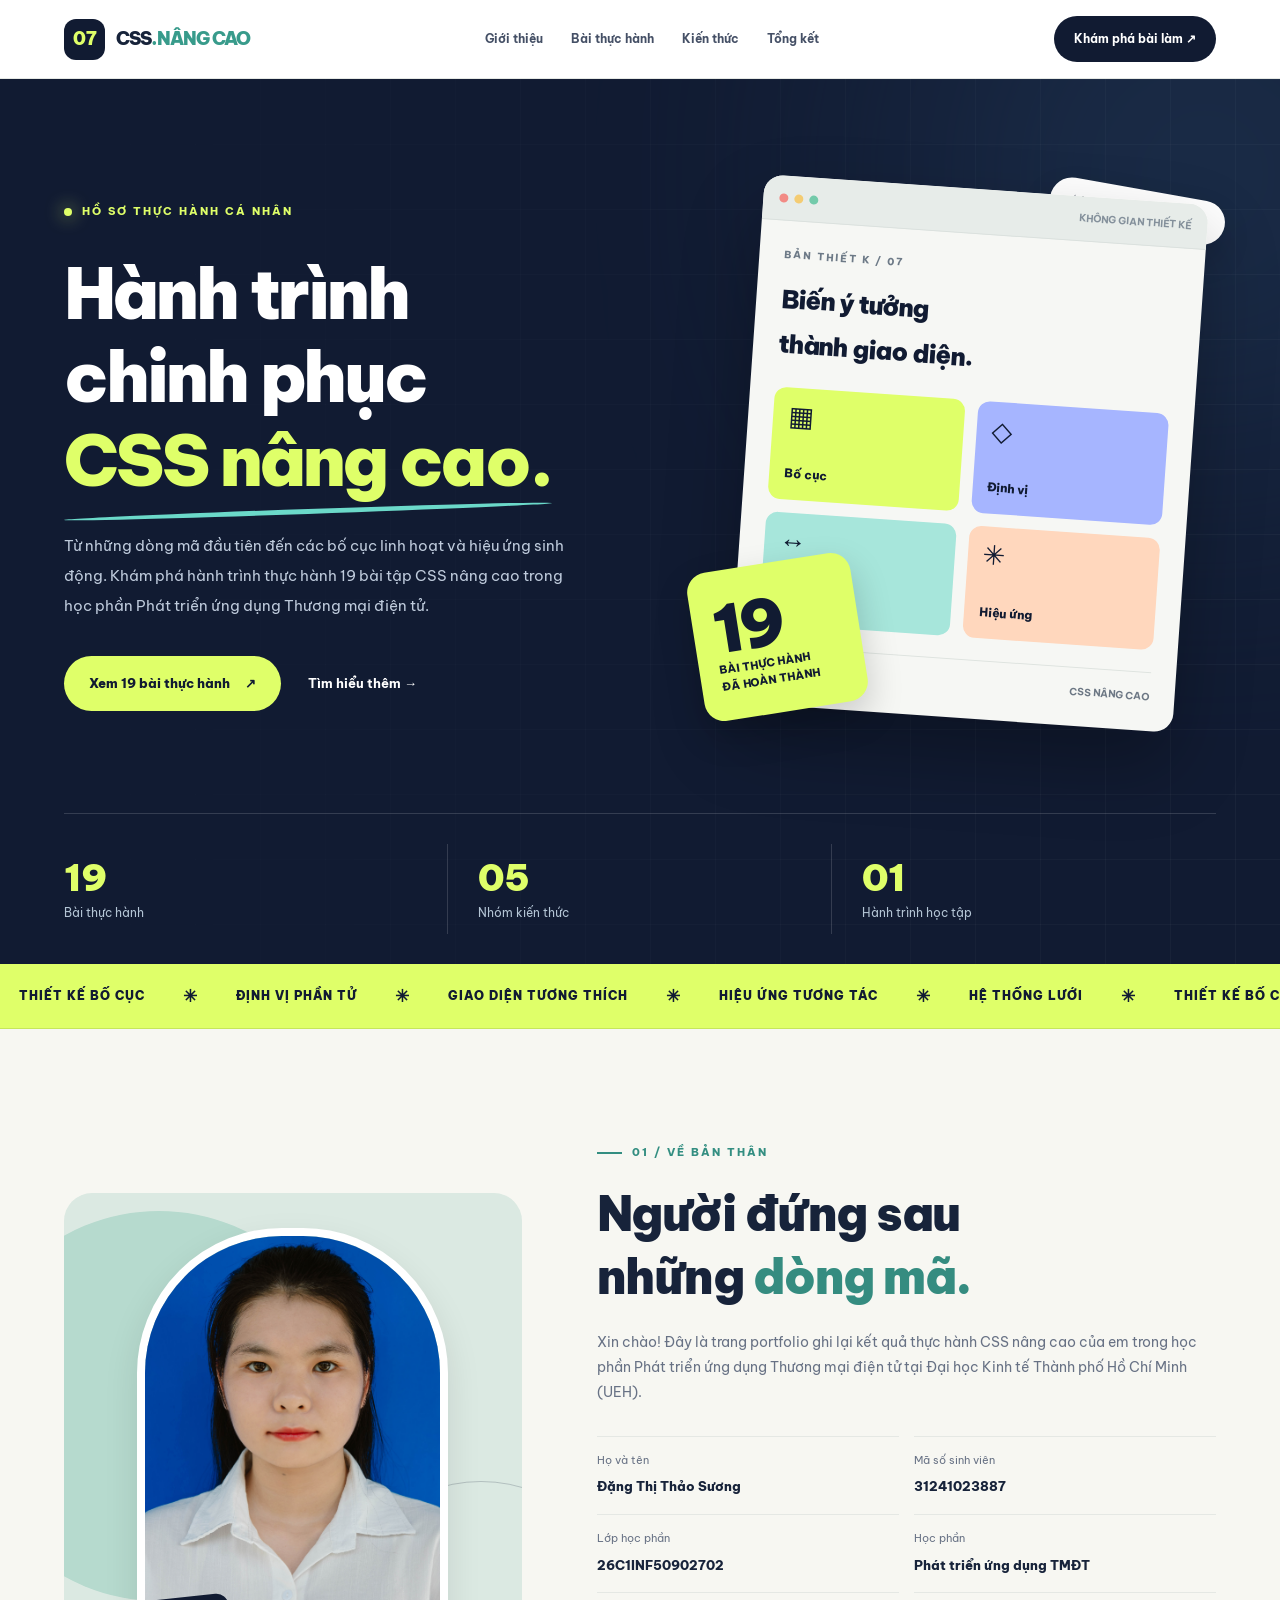
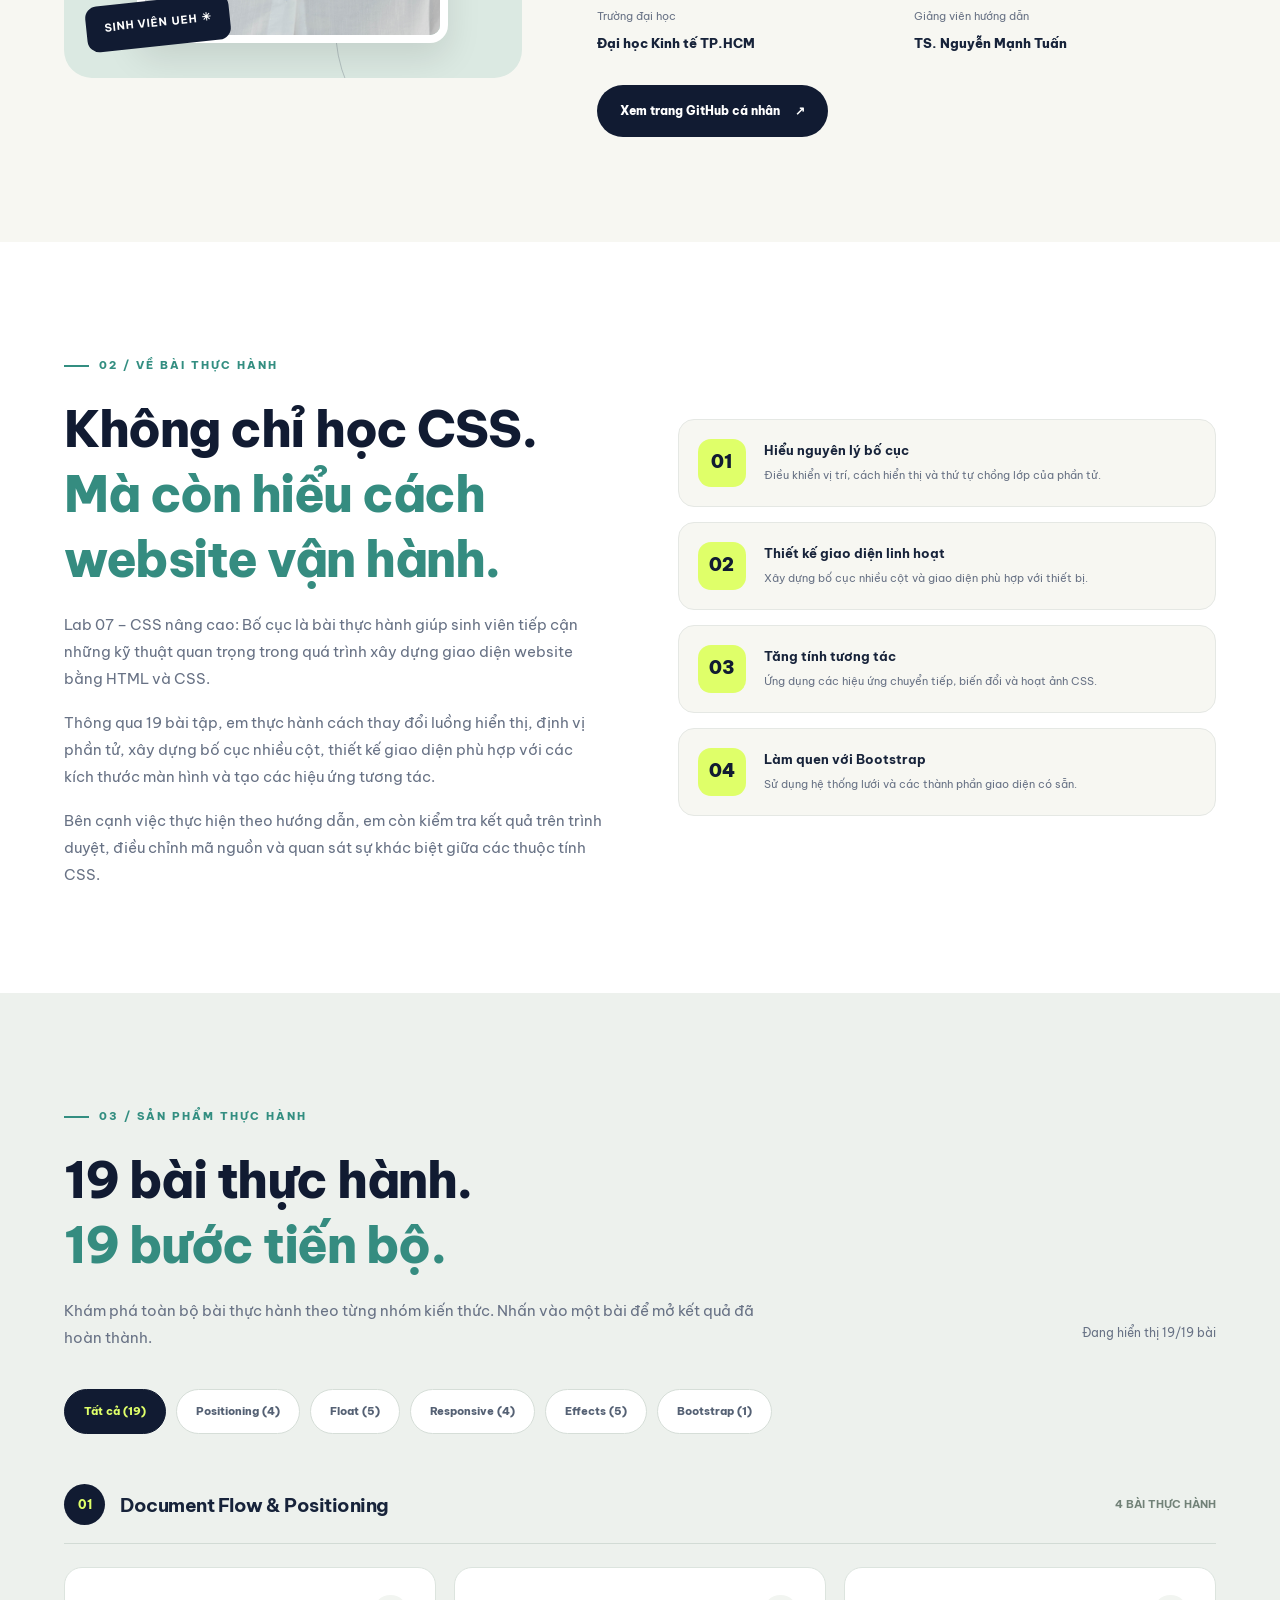
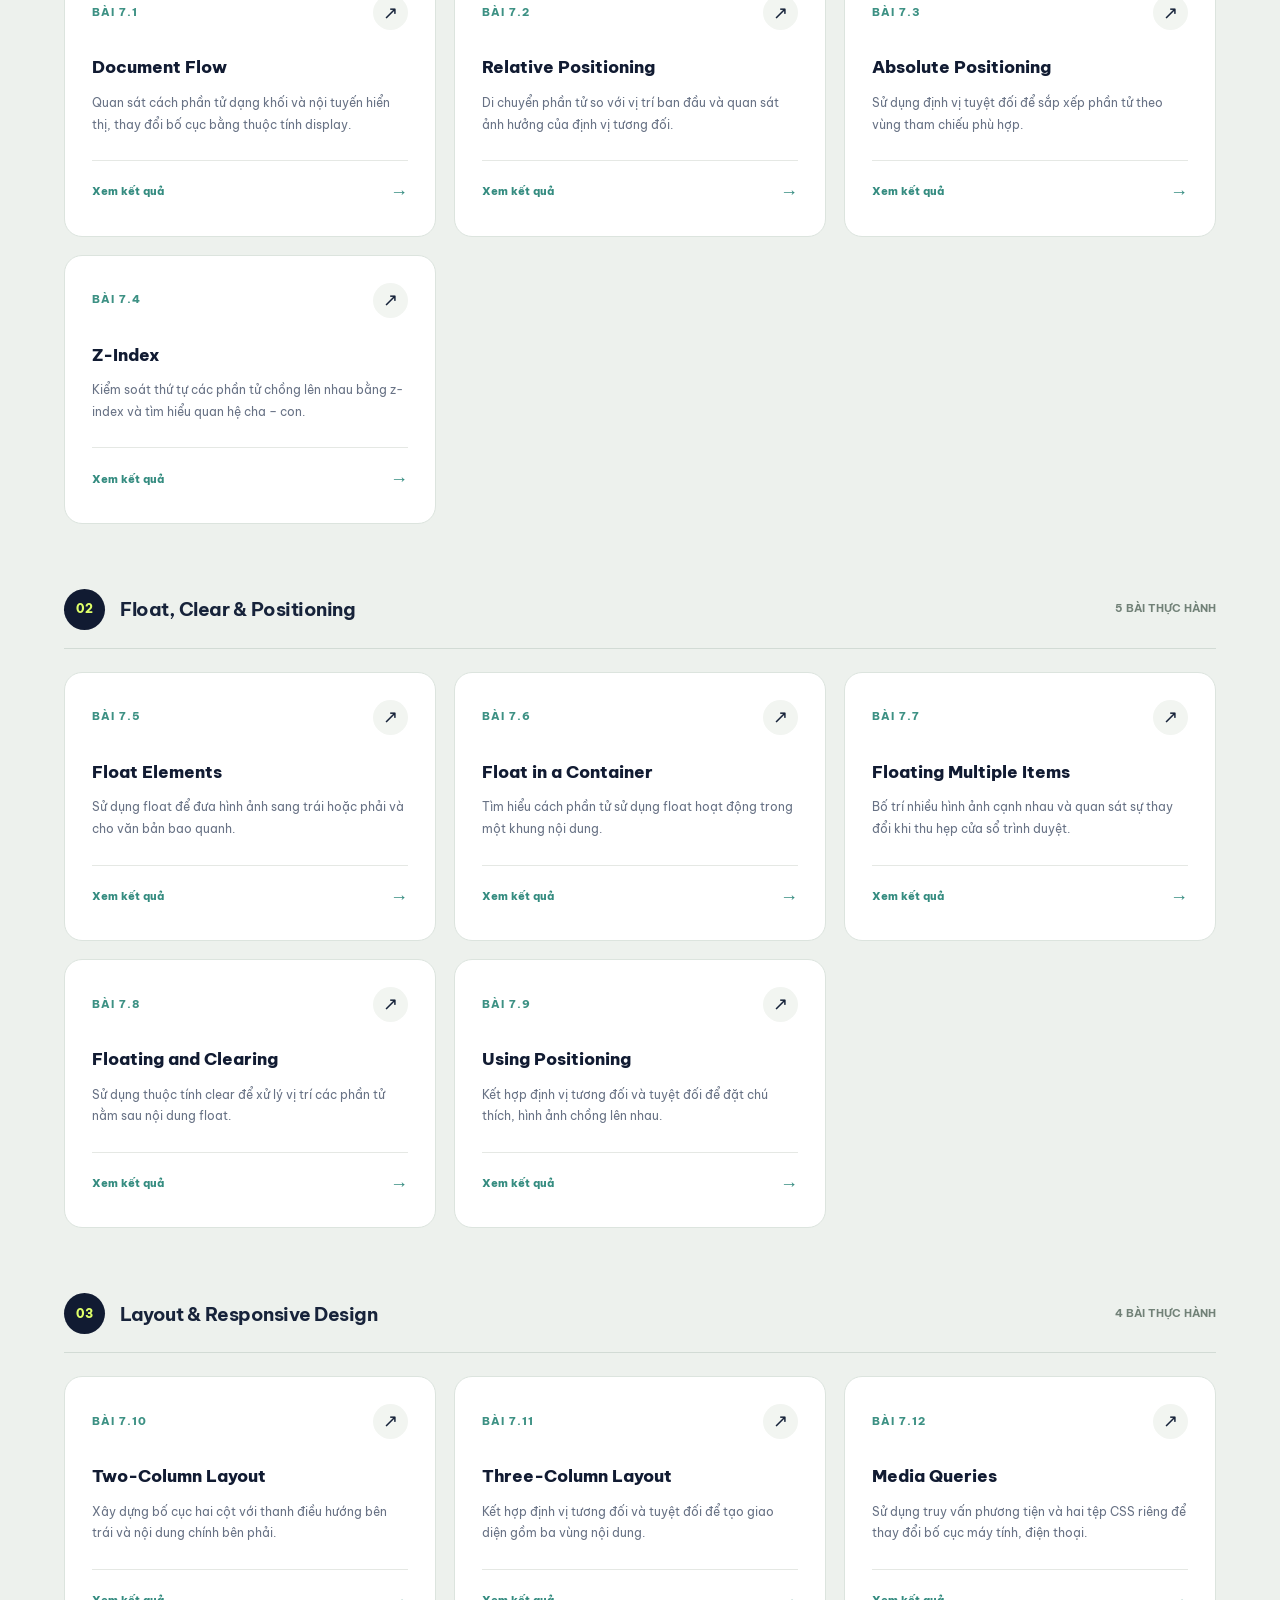
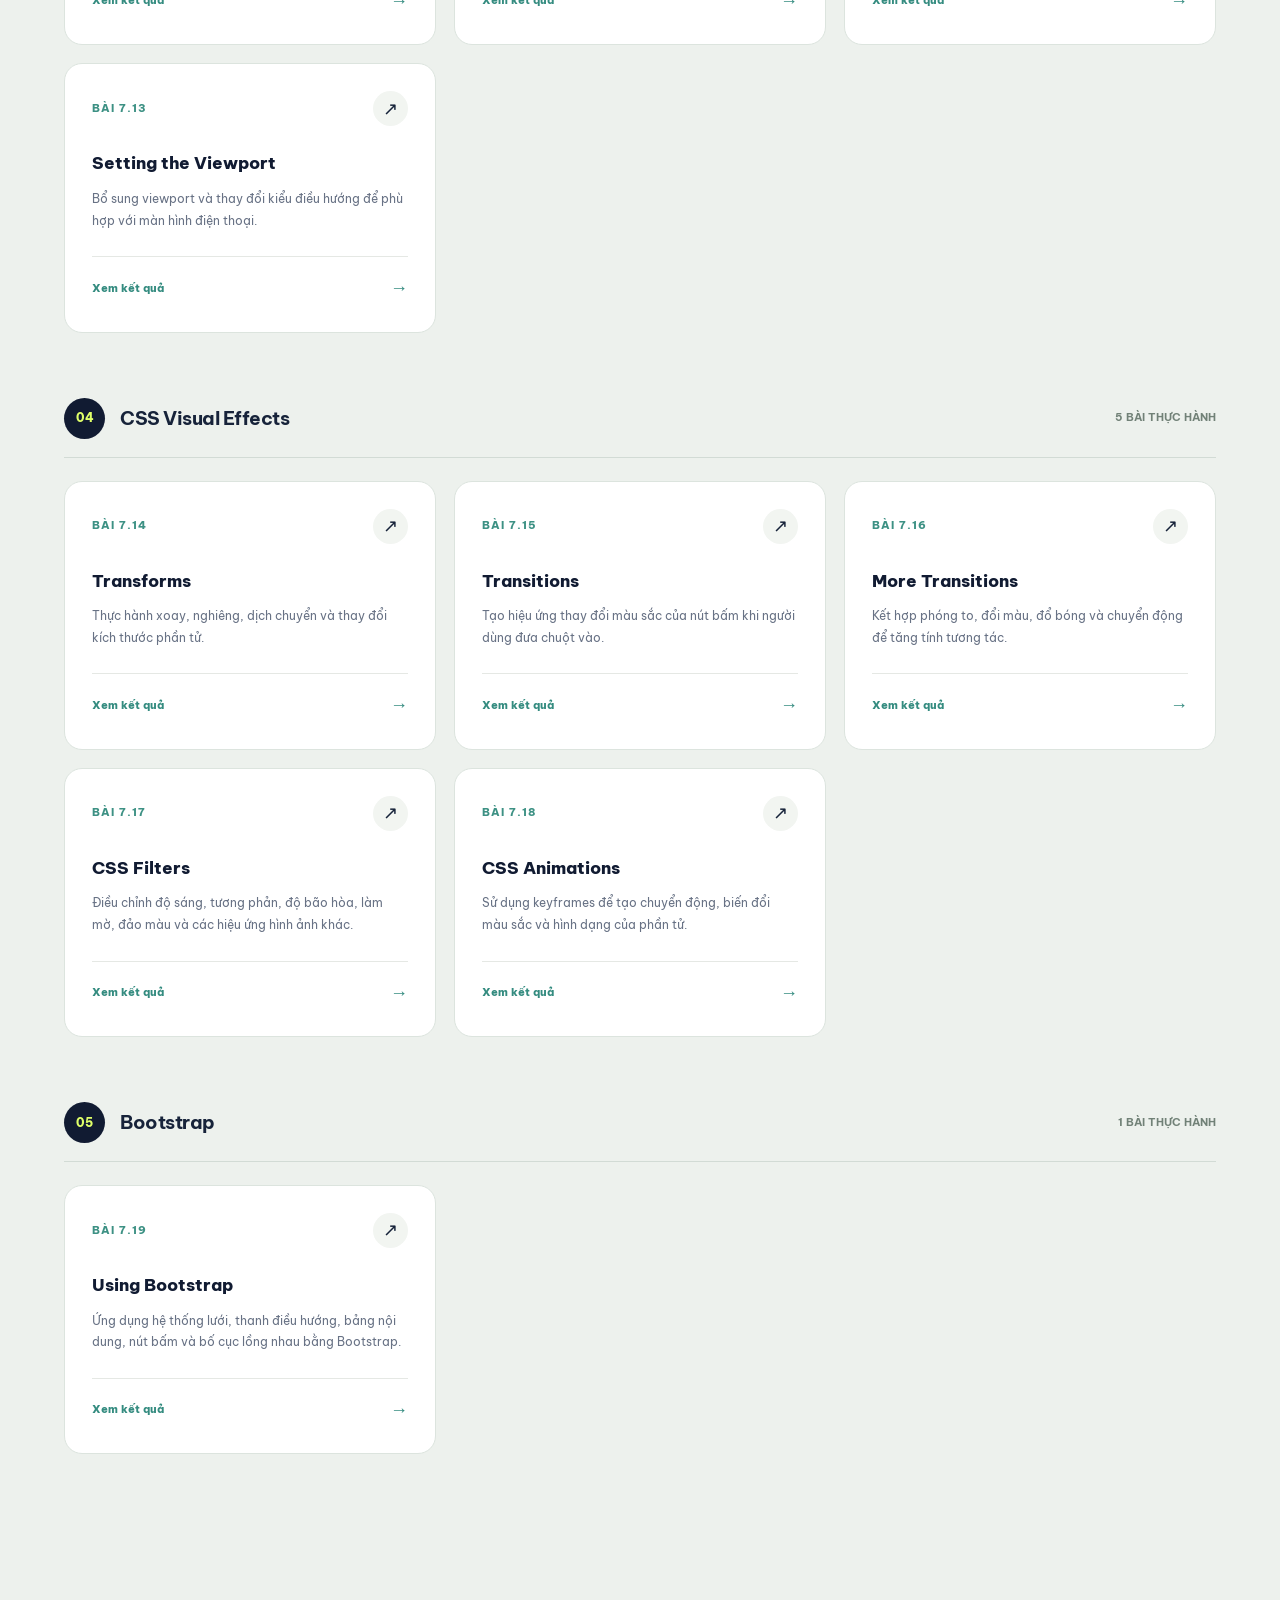
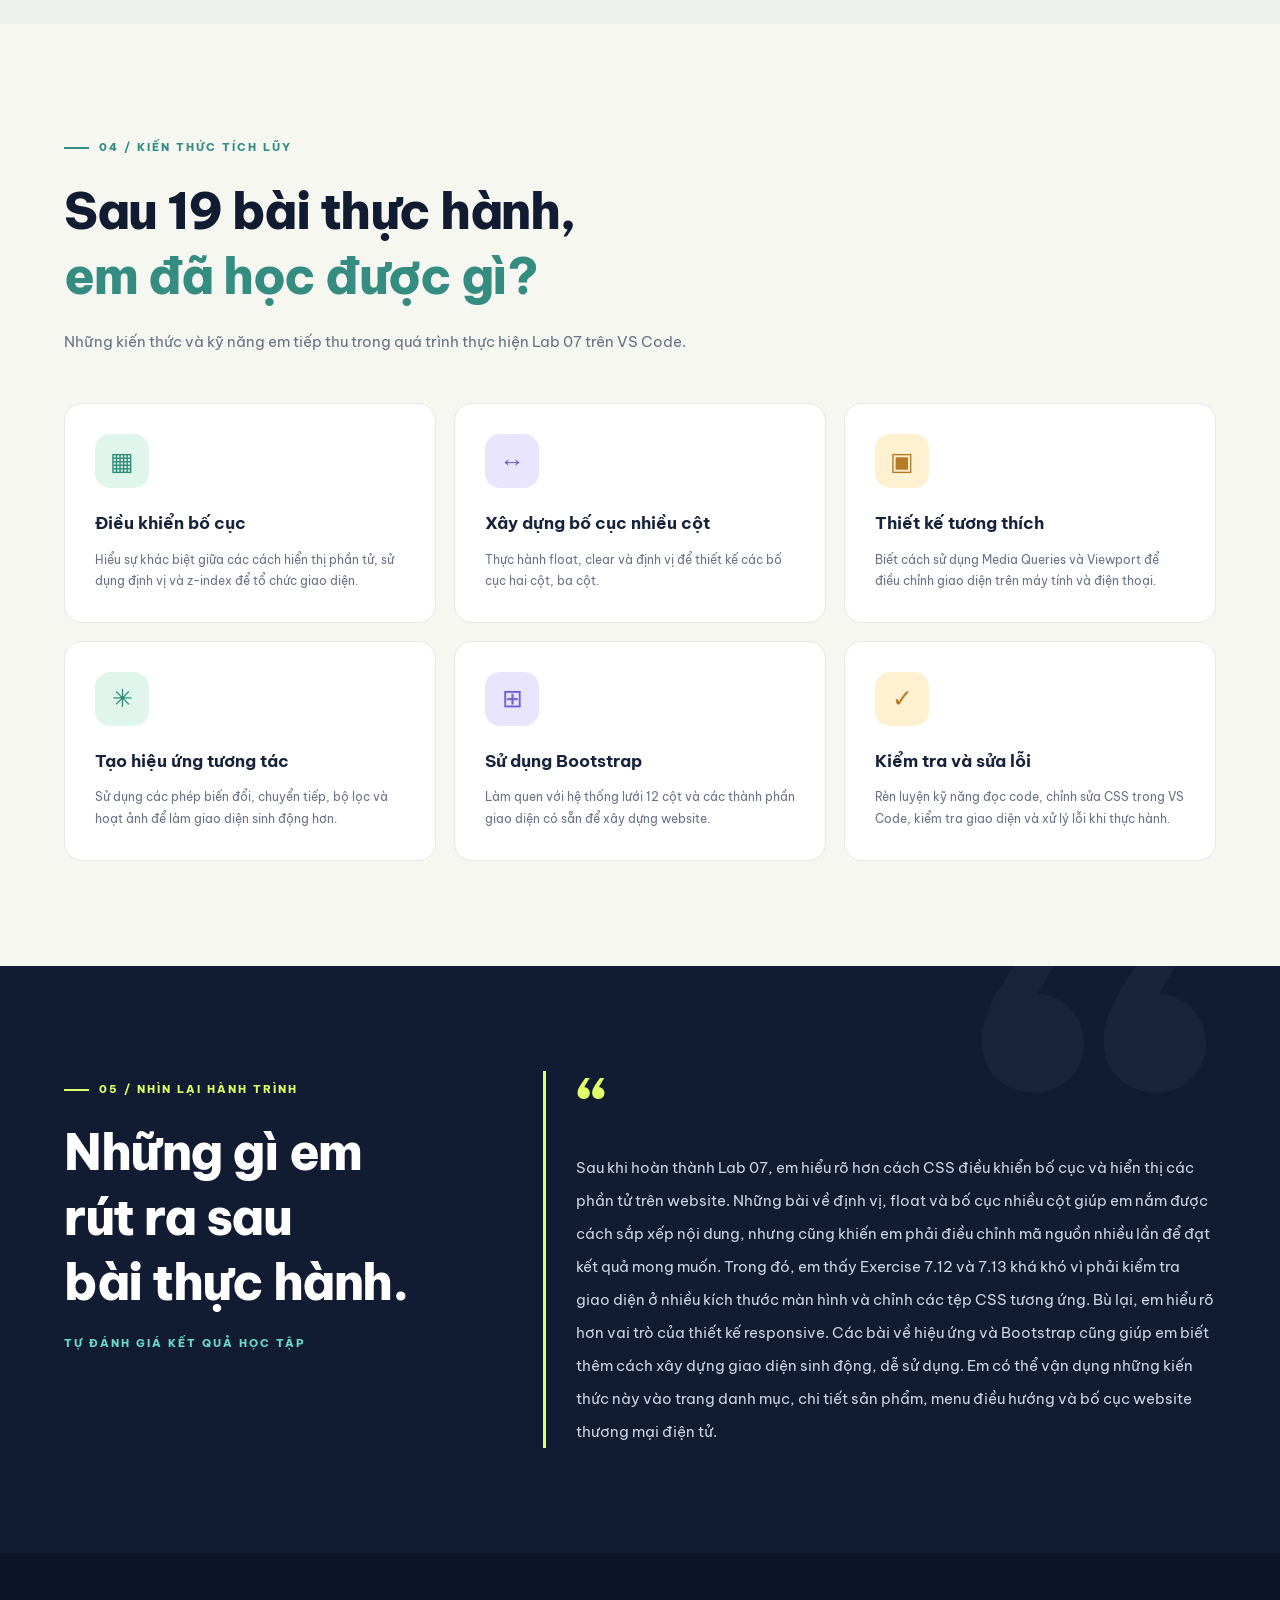
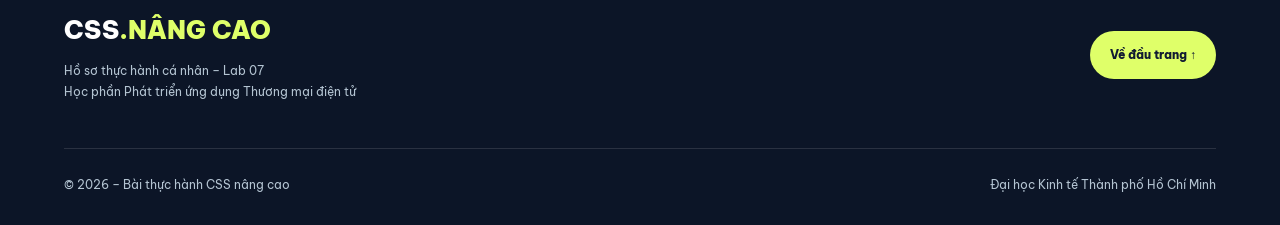
<file: index.html>
<!DOCTYPE html>
<html lang="vi">

<head>
    <meta charset="UTF-8">
    <meta name="viewport"
          content="width=device-width, initial-scale=1.0">

    <meta name="description"
          content="Hồ sơ thực hành CSS nâng cao - Lab 07,
          gồm 19 bài thực hành về bố cục, định vị,
          thiết kế tương thích và hiệu ứng CSS.">

    <title>Hành trình chinh phục CSS | Lab 07</title>

    <!-- Phông chữ hỗ trợ tiếng Việt -->
    <link rel="preconnect"
          href="https://fonts.googleapis.com">

    <link rel="preconnect"
          href="https://fonts.gstatic.com"
          crossorigin>

    <link
        href="https://fonts.googleapis.com/css2?family=Be+Vietnam+Pro:wght@400;500;600;700;800;900&display=swap"
        rel="stylesheet">

    <style>

        /* ================================
           1. THIẾT LẬP CHUNG
        ================================= */

        :root {
            --navy: #111b32;
            --navy-light: #202c49;
            --lime: #dfff69;
            --mint: #6bd9c9;
            --purple: #9787f5;
            --cream: #f7f7f2;
            --white: #ffffff;
            --ink: #17233a;
            --gray: #687285;
            --line: #e5e8e4;

            --radius: 20px;
            --shadow: 0 15px 50px rgba(17,27,50,.07);
        }

        * {
            margin: 0;
            padding: 0;
            box-sizing: border-box;
        }

        html {
            scroll-behavior: smooth;
            scroll-padding-top: 105px;
        }

        body {
            font-family: "Be Vietnam Pro",
                         "Segoe UI",
                         Arial,
                         sans-serif;
            background: var(--cream);
            color: var(--ink);
            line-height: 1.8;
            overflow-x: hidden;
        }

        ::selection {
            background: var(--lime);
            color: var(--navy);
        }

        a {
            text-decoration: none;
            color: inherit;
        }

        button {
            font: inherit;
        }

        .container {
            width: min(1180px, 90%);
            margin: auto;
        }

        .section {
            padding: 105px 0;
        }

        .section-tag {
            display: inline-flex;
            align-items: center;
            gap: 10px;
            color: #338e81;
            font-size: 11px;
            font-weight: 800;
            letter-spacing: 2px;
            text-transform: uppercase;
            margin-bottom: 20px;
        }

        .section-tag::before {
            content: "";
            display: block;
            width: 25px;
            height: 2px;
            background: currentColor;
        }

        .section-title {
            font-size: clamp(30px, 4vw, 50px);
            line-height: 1.3;
            letter-spacing: -1.5px;
            font-weight: 800;
            color: var(--navy);
            margin-bottom: 20px;
        }

        .section-description {
            color: var(--gray);
            font-size: 15px;
            max-width: 700px;
        }

        .accent {
            color: #358c80;
        }

        /* ================================
           2. THANH TIẾN TRÌNH
        ================================= */

        .reading-progress {
            position: fixed;
            left: 0;
            top: 0;
            height: 4px;
            width: 0;
            background: var(--mint);
            z-index: 9999;
            transition: width .1s linear;
        }

        /* ================================
           3. THANH ĐIỀU HƯỚNG
        ================================= */

        .navbar {
            position: sticky;
            top: 0;
            z-index: 1000;
            background: rgba(255,255,255,.94);
            backdrop-filter: blur(18px);
            border-bottom: 1px solid var(--line);
        }

        .navbar-inner {
            min-height: 78px;
            display: flex;
            align-items: center;
            justify-content: space-between;
            gap: 25px;
        }

        .brand {
            display: flex;
            align-items: center;
            gap: 11px;
            flex-shrink: 0;
        }

        .brand-mark {
            width: 41px;
            height: 41px;
            display: grid;
            place-items: center;
            background: var(--navy);
            color: var(--lime);
            border-radius: 12px;
            font-size: 18px;
            font-weight: 900;
        }

        .brand-name {
            font-size: 18px;
            font-weight: 900;
            letter-spacing: -1px;
        }

        .brand-name span {
            color: #389b8b;
        }

        .nav-links {
            display: flex;
            align-items: center;
            gap: 28px;
        }

        .nav-links a {
            font-size: 12px;
            font-weight: 700;
            color: #455066;
            transition: color .25s;
        }

        .nav-links a:hover {
            color: #248b7c;
        }

        .nav-action {
            background: var(--navy);
            color: white;
            padding: 12px 20px;
            border-radius: 100px;
            font-size: 12px;
            font-weight: 700;
            white-space: nowrap;
            transition: transform .3s,
                        background .3s;
        }

        .nav-action:hover {
            background: #314465;
            transform: translateY(-2px);
        }

        /* ================================
           4. TRANG MỞ ĐẦU
        ================================= */

        .hero {
            background: var(--navy);
            color: white;
            position: relative;
            overflow: hidden;
            isolation: isolate;
        }

        .hero::before {
            content: "";
            position: absolute;
            inset: 0;
            z-index: -1;
            background-image:
                linear-gradient(
                    rgba(255,255,255,.035) 1px,
                    transparent 1px
                ),
                linear-gradient(
                    90deg,
                    rgba(255,255,255,.035) 1px,
                    transparent 1px
                );
            background-size: 65px 65px;
            mask-image: linear-gradient(
                to right,
                transparent,
                black
            );
        }

        .hero::after {
            content: "";
            position: absolute;
            width: 550px;
            height: 550px;
            border-radius: 50%;
            background: #355b83;
            filter: blur(150px);
            opacity: .35;
            right: -200px;
            top: -180px;
            z-index: -1;
        }

        .hero-main {
            display: grid;
            grid-template-columns: 1.1fr .9fr;
            align-items: center;
            gap: 50px;
            padding: 110px 0 95px;
        }

        .hero-eyebrow {
            display: inline-flex;
            align-items: center;
            gap: 10px;
            color: var(--lime);
            letter-spacing: 2px;
            font-size: 11px;
            font-weight: 800;
            margin-bottom: 30px;
        }

        .hero-eyebrow .dot {
            width: 8px;
            height: 8px;
            background: var(--lime);
            border-radius: 50%;
            box-shadow: 0 0 18px var(--lime);
        }

        .hero h1 {
            font-size: clamp(47px, 5.5vw, 80px);
            line-height: 1.19;
            font-weight: 900;
            letter-spacing: -3px;
            margin-bottom: 28px;
        }

        .hero h1 .highlight {
            color: var(--lime);
            position: relative;
            white-space: nowrap;
        }

        .hero h1 .highlight::after {
            content: "";
            position: absolute;
            left: 0;
            bottom: -9px;
            height: 5px;
            width: 100%;
            background: var(--mint);
            transform: rotate(-2deg);
            border-radius: 50%;
        }

        .hero-description {
            color: #bfcbdc;
            font-size: 15px;
            max-width: 510px;
            line-height: 2;
            margin-bottom: 35px;
        }

        .hero-buttons {
            display: flex;
            flex-wrap: wrap;
            align-items: center;
            gap: 15px;
        }

        .btn-primary {
            display: inline-flex;
            align-items: center;
            justify-content: center;
            gap: 15px;
            background: var(--lime);
            color: var(--navy);
            padding: 16px 25px;
            border-radius: 100px;
            font-size: 13px;
            font-weight: 800;
            transition: transform .3s,
                        box-shadow .3s;
        }

        .btn-primary:hover {
            transform: translateY(-4px);
            box-shadow: 0 10px 25px rgba(223,255,105,.25);
        }

        .btn-secondary {
            display: inline-flex;
            align-items: center;
            gap: 10px;
            color: white;
            padding: 14px 12px;
            font-size: 13px;
            font-weight: 700;
            transition: color .3s;
        }

        .btn-secondary:hover {
            color: var(--lime);
        }

        /* ================================
           5. HÌNH MINH HỌA HERO
           DỰNG BẰNG CSS
        ================================= */

        .hero-art {
            min-height: 455px;
            display: grid;
            place-items: center;
            position: relative;
        }

        .art-circle {
            position: absolute;
            width: 360px;
            height: 360px;
            border-radius: 50%;
            border: 1px solid rgba(255,255,255,.16);
        }

        .art-circle::before {
            content: "";
            position: absolute;
            inset: 35px;
            border-radius: 50%;
            border: 1px dashed rgba(255,255,255,.18);
        }

        .design-window {
            position: relative;
            width: 90%;
            max-width: 445px;
            background: #f6f7f4;
            color: var(--navy);
            border-radius: 19px;
            overflow: hidden;
            box-shadow: 0 35px 75px rgba(0,0,0,.28);
            transform: rotate(4deg);
            animation: floatWindow 6s ease-in-out infinite;
        }

        .window-header {
            height: 45px;
            background: #e7ece9;
            border-bottom: 1px solid #dbe1de;
            display: flex;
            align-items: center;
            justify-content: space-between;
            padding: 0 16px;
        }

        .window-dots {
            display: flex;
            gap: 6px;
        }

        .window-dots span {
            width: 9px;
            height: 9px;
            border-radius: 50%;
            background: #c8d0d0;
        }

        .window-dots span:first-child {
            background: #f28b85;
        }

        .window-dots span:nth-child(2) {
            background: #f4cc73;
        }

        .window-dots span:nth-child(3) {
            background: #73caaa;
        }

        .window-header small {
            color: #84909b;
            font-weight: 700;
            font-size: 10px;
        }

        .window-body {
            padding: 25px;
        }

        .window-kicker {
            font-size: 10px;
            font-weight: 800;
            letter-spacing: 2px;
            color: #6d7a87;
            margin-bottom: 13px;
        }

        .window-title {
            font-size: 25px;
            letter-spacing: -1px;
            font-weight: 900;
            margin-bottom: 20px;
        }

        .window-layout {
            display: grid;
            grid-template-columns: 1fr 1fr;
            gap: 13px;
        }

        .window-tile {
            min-height: 112px;
            border-radius: 12px;
            padding: 15px;
            display: flex;
            flex-direction: column;
            justify-content: space-between;
            transition: transform .3s;
        }

        .window-tile:hover {
            transform: scale(1.04);
        }

        .window-tile:nth-child(1) {
            background: #dfff69;
        }

        .window-tile:nth-child(2) {
            background: #a6b5ff;
        }

        .window-tile:nth-child(3) {
            background: #a7e6db;
        }

        .window-tile:nth-child(4) {
            background: #ffd7bd;
        }

        .tile-icon {
            font-size: 27px;
            line-height: 1;
        }

        .tile-label {
            font-weight: 800;
            font-size: 12px;
        }

        .window-bottom {
            display: flex;
            align-items: center;
            justify-content: space-between;
            border-top: 1px solid #dfe4e0;
            margin-top: 22px;
            padding-top: 15px;
            color: #6c7784;
            font-size: 10px;
            font-weight: 700;
        }

        .window-status {
            display: inline-flex;
            align-items: center;
            gap: 7px;
        }

        .window-status::before {
            content: "";
            background: #45be83;
            width: 7px;
            height: 7px;
            border-radius: 50%;
        }

        .floating-number {
            position: absolute;
            bottom: 6px;
            left: -25px;
            background: var(--lime);
            color: var(--navy);
            width: 165px;
            height: 150px;
            border-radius: 20px;
            display: flex;
            flex-direction: column;
            justify-content: center;
            padding: 20px;
            transform: rotate(-9deg);
            box-shadow: 0 15px 35px rgba(0,0,0,.18);
        }

        .floating-number strong {
            font-size: 65px;
            line-height: 1;
            font-weight: 900;
            letter-spacing: -4px;
        }

        .floating-number span {
            font-size: 11px;
            font-weight: 800;
            line-height: 1.5;
        }

        .floating-pill {
            position: absolute;
            right: -10px;
            top: 0;
            background: #fff;
            color: var(--navy);
            border-radius: 100px;
            padding: 12px 19px;
            transform: rotate(10deg);
            font-size: 11px;
            font-weight: 800;
            box-shadow: 0 15px 30px rgba(0,0,0,.15);
        }

        @keyframes floatWindow {
            0%, 100% {
                transform: translateY(0) rotate(4deg);
            }

            50% {
                transform: translateY(-13px) rotate(2deg);
            }
        }

        /* ================================
           6. THỐNG KÊ
        ================================= */

        .hero-stats {
            border-top: 1px solid rgba(255,255,255,.15);
            display: grid;
            grid-template-columns: repeat(3, 1fr);
            padding: 30px 0;
        }

        .hero-stat {
            padding: 10px 30px;
            border-right: 1px solid rgba(255,255,255,.15);
        }

        .hero-stat:first-child {
            padding-left: 0;
        }

        .hero-stat:last-child {
            border-right: 0;
        }

        .hero-stat strong {
            display: block;
            font-size: 37px;
            font-weight: 900;
            line-height: 1.3;
            color: var(--lime);
        }

        .hero-stat span {
            display: block;
            font-size: 12px;
            color: #b4c5d5;
        }

        /* ================================
           7. DẢI CHỦ ĐỀ CHUYỂN ĐỘNG
        ================================= */

        .ticker {
            background: var(--lime);
            overflow: hidden;
            white-space: nowrap;
            border-bottom: 1px solid #c6e65b;
        }

        .ticker-track {
            display: flex;
            width: max-content;
            animation: tickerMove 28s linear infinite;
        }

        .ticker-part {
            display: flex;
            align-items: center;
            gap: 38px;
            padding: 17px 19px;
            color: var(--navy);
            font-size: 12px;
            font-weight: 900;
            letter-spacing: 1px;
        }

        .ticker-part b {
            font-size: 17px;
        }

        @keyframes tickerMove {
            to {
                transform: translateX(-50%);
            }
        }

        /* ================================
           8. GIỚI THIỆU SINH VIÊN
        ================================= */

        .about-grid {
            display: grid;
            grid-template-columns: .85fr 1.15fr;
            gap: 75px;
            align-items: center;
        }

        .profile-art {
            background: #dbe9e2;
            border-radius: 28px;
            min-height: 485px;
            position: relative;
            overflow: hidden;
            display: flex;
            align-items: center;
            justify-content: center;
        }

        .profile-art::before {
            content: "";
            position: absolute;
            width: 390px;
            height: 390px;
            border-radius: 50%;
            background: #b6dace;
            top: 18px;
            left: -100px;
        }

        .profile-art::after {
            content: "";
            position: absolute;
            width: 290px;
            height: 290px;
            border-radius: 50%;
            border: 1px solid rgba(17,27,50,.2);
            right: -105px;
            bottom: -95px;
        }

        .profile-photo {
            position: relative;
            z-index: 1;
            width: 68%;
            aspect-ratio: 3 / 4;
            background: #a9cfc3;
            border: 8px solid white;
            border-radius: 145px 145px 18px 18px;
            overflow: hidden;
            box-shadow: 0 15px 35px rgba(0,0,0,.1);
            display: grid;
            place-items: center;
        }

        .profile-placeholder {
            text-align: center;
            color: #38685e;
        }

        .profile-placeholder strong {
            display: block;
            font-size: 95px;
            font-weight: 900;
            line-height: 1.2;
        }

        .profile-placeholder span {
            font-size: 11px;
            font-weight: 700;
            letter-spacing: 2px;
        }

        .profile-photo img {
            position: absolute;
            inset: 0;
            width: 100%;
            height: 100%;
            object-fit: cover;
        }

        .profile-stamp {
            position: absolute;
            z-index: 2;
            bottom: 32px;
            left: 22px;
            background: var(--navy);
            color: white;
            padding: 13px 18px;
            border-radius: 12px;
            transform: rotate(-6deg);
            font-size: 11px;
            font-weight: 700;
            letter-spacing: 1px;
        }

        .about-content h2 {
            font-size: clamp(32px, 4vw, 48px);
            font-weight: 900;
            line-height: 1.3;
            letter-spacing: -1.5px;
            margin-bottom: 22px;
        }

        .about-content > p {
            color: var(--gray);
            font-size: 14px;
            margin-bottom: 25px;
        }

        .personal-details {
            display: grid;
            grid-template-columns: 1fr 1fr;
            gap: 15px;
            margin: 30px 0;
        }

        .detail {
            border-top: 1px solid var(--line);
            padding-top: 14px;
        }

        .detail span {
            display: block;
            color: var(--gray);
            font-size: 11px;
            margin-bottom: 5px;
        }

        .detail strong {
            display: block;
            font-size: 13px;
            font-weight: 800;
        }

        .github-link {
            display: inline-flex;
            align-items: center;
            gap: 15px;
            background: var(--navy);
            color: white;
            padding: 15px 23px;
            border-radius: 100px;
            font-size: 12px;
            font-weight: 800;
            transition: all .3s;
        }

        .github-link:hover {
            transform: translateY(-3px);
            background: #30415f;
        }

        /* ================================
           9. MỤC TIÊU BÀI THỰC HÀNH
        ================================= */

        .intro-section {
            background: white;
        }

        .intro-grid {
            display: grid;
            grid-template-columns: 1fr 1fr;
            gap: 75px;
            align-items: center;
        }

        .intro-text {
            font-size: 15px;
            color: var(--gray);
        }

        .intro-text p + p {
            margin-top: 17px;
        }

        .goal-list {
            display: grid;
            gap: 15px;
        }

        .goal-item {
            display: flex;
            align-items: center;
            gap: 18px;
            background: var(--cream);
            border: 1px solid var(--line);
            border-radius: 16px;
            padding: 19px;
            transition: transform .3s,
                        border-color .3s;
        }

        .goal-item:hover {
            transform: translateX(6px);
            border-color: #85c9ba;
        }

        .goal-icon {
            flex-shrink: 0;
            width: 48px;
            height: 48px;
            background: var(--lime);
            border-radius: 13px;
            display: grid;
            place-items: center;
            color: var(--navy);
            font-weight: 900;
            font-size: 18px;
        }

        .goal-item strong {
            display: block;
            font-size: 13px;
            margin-bottom: 4px;
        }

        .goal-item p {
            font-size: 11px;
            color: var(--gray);
        }

        /* ================================
           10. DANH SÁCH BÀI THỰC HÀNH
        ================================= */

        .exercises-section {
            background: #edf1ed;
        }

        .exercises-heading {
            display: flex;
            justify-content: space-between;
            gap: 25px;
            align-items: end;
        }

        .exercise-counter {
            color: var(--gray);
            font-size: 12px;
            white-space: nowrap;
            padding-bottom: 7px;
        }

        .filter-bar {
            display: flex;
            flex-wrap: wrap;
            gap: 10px;
            margin: 38px 0 50px;
        }

        .filter-button {
            border: 1px solid #d6ded8;
            background: white;
            color: #556174;
            border-radius: 100px;
            padding: 12px 19px;
            font-size: 11px;
            font-weight: 800;
            cursor: pointer;
            transition: all .25s;
        }

        .filter-button:hover {
            border-color: #7eafa5;
            color: var(--navy);
        }

        .filter-button.active {
            background: var(--navy);
            color: var(--lime);
            border-color: var(--navy);
        }

        .topic-group {
            margin-bottom: 65px;
        }

        .topic-header {
            display: flex;
            justify-content: space-between;
            align-items: center;
            gap: 15px;
            border-bottom: 1px solid #d2dbd5;
            padding-bottom: 18px;
            margin-bottom: 23px;
        }

        .topic-name {
            display: flex;
            align-items: center;
            gap: 15px;
        }

        .topic-index {
            width: 41px;
            height: 41px;
            border-radius: 50%;
            display: grid;
            place-items: center;
            background: var(--navy);
            color: var(--lime);
            font-size: 12px;
            font-weight: 800;
            flex-shrink: 0;
        }

        .topic-header h3 {
            font-size: 19px;
            letter-spacing: -.5px;
        }

        .topic-header > span {
            color: #718177;
            font-size: 11px;
            font-weight: 700;
            white-space: nowrap;
        }

        .exercise-grid {
            display: grid;
            grid-template-columns: repeat(3, minmax(0,1fr));
            gap: 18px;
        }

        .exercise-card {
            position: relative;
            display: flex;
            flex-direction: column;
            background: white;
            border: 1px solid #dce4de;
            border-radius: 18px;
            padding: 27px;
            min-height: 250px;
            overflow: hidden;
            transition: transform .3s,
                        box-shadow .3s,
                        border-color .3s;
        }

        .exercise-card::before {
            content: "";
            position: absolute;
            top: 0;
            left: 0;
            right: 0;
            height: 4px;
            background: var(--lime);
            transform: scaleX(0);
            transform-origin: left;
            transition: transform .3s;
        }

        .exercise-card:hover {
            transform: translateY(-8px);
            border-color: #a9c8b7;
            box-shadow: 0 20px 40px rgba(24,45,36,.10);
        }

        .exercise-card:hover::before {
            transform: scaleX(1);
        }

        .exercise-card[hidden],
        .topic-group[hidden] {
            display: none !important;
        }

        .exercise-top {
            display: flex;
            align-items: center;
            justify-content: space-between;
            margin-bottom: 25px;
        }

        .exercise-number {
            color: #3d9184;
            font-size: 11px;
            font-weight: 800;
            letter-spacing: 1px;
        }

        .exercise-arrow {
            display: grid;
            place-items: center;
            width: 35px;
            height: 35px;
            background: #f2f5f1;
            border-radius: 50%;
            font-size: 18px;
            transition: all .3s;
        }

        .exercise-card:hover .exercise-arrow {
            background: var(--navy);
            color: var(--lime);
            transform: rotate(45deg);
        }

        .exercise-card h4 {
            color: var(--navy);
            font-size: 17px;
            line-height: 1.45;
            margin-bottom: 12px;
            font-weight: 800;
        }

        .exercise-card p {
            color: var(--gray);
            font-size: 12px;
            line-height: 1.8;
            flex-grow: 1;
        }

        .card-bottom {
            display: flex;
            align-items: center;
            justify-content: space-between;
            gap: 10px;
            border-top: 1px solid var(--line);
            padding-top: 15px;
            margin-top: 25px;
            font-size: 11px;
            font-weight: 800;
            color: #358c80;
        }

        .card-bottom span:last-child {
            font-size: 18px;
        }

        /* ================================
           11. KIẾN THỨC ĐÃ HỌC
        ================================= */

        .knowledge-header {
            max-width: 740px;
            margin-bottom: 48px;
        }

        .knowledge-grid {
            display: grid;
            grid-template-columns: repeat(3, 1fr);
            gap: 18px;
        }

        .knowledge-card {
            background: white;
            border: 1px solid var(--line);
            border-radius: 18px;
            padding: 30px;
            transition: transform .3s,
                        border-color .3s;
        }

        .knowledge-card:hover {
            transform: translateY(-5px);
            border-color: #a9cdc3;
        }

        .knowledge-icon {
            display: grid;
            place-items: center;
            width: 54px;
            height: 54px;
            border-radius: 15px;
            background: #e0f5eb;
            color: #2b8b77;
            font-size: 25px;
            margin-bottom: 23px;
        }

        .knowledge-card:nth-child(2) .knowledge-icon,
        .knowledge-card:nth-child(5) .knowledge-icon {
            background: #e9e5ff;
            color: #6f5fd5;
        }

        .knowledge-card:nth-child(3) .knowledge-icon,
        .knowledge-card:nth-child(6) .knowledge-icon {
            background: #fef1d2;
            color: #b77b25;
        }

        .knowledge-card h3 {
            font-size: 17px;
            line-height: 1.5;
            margin-bottom: 12px;
        }

        .knowledge-card p {
            font-size: 12px;
            color: var(--gray);
        }

        /* ================================
           12. TỰ ĐÁNH GIÁ
        ================================= */

        .reflection-section {
            background: var(--navy);
            color: white;
            position: relative;
            overflow: hidden;
        }

        .reflection-section::before {
            content: "“";
            position: absolute;
            right: 5%;
            top: -110px;
            font-size: 500px;
            font-weight: 900;
            line-height: 1;
            color: rgba(255,255,255,.035);
            pointer-events: none;
        }

        .reflection-section .section-tag {
            color: var(--lime);
        }

        .reflection-section .section-title {
            color: white;
        }

        .reflection-layout {
            display: grid;
            grid-template-columns: .75fr 1.25fr;
            gap: 75px;
            align-items: start;
            position: relative;
            z-index: 1;
        }

        .reflection-label {
            color: var(--mint);
            font-size: 11px;
            font-weight: 800;
            letter-spacing: 2px;
            margin-top: 20px;
        }

        .reflection-content {
            color: #c8d6e4;
            font-size: 15px;
            line-height: 2.2;
            border-left: 3px solid var(--lime);
            padding-left: 30px;
        }

        .reflection-quote {
            color: var(--lime);
            font-size: 60px;
            font-weight: 900;
            line-height: 1;
            margin-bottom: 20px;
        }

        /* ================================
           13. CHÂN TRANG
        ================================= */

        .footer {
            background: #0c1527;
            color: #b4c4d2;
            padding: 55px 0 30px;
        }

        .footer-top {
            display: flex;
            align-items: center;
            justify-content: space-between;
            gap: 25px;
            margin-bottom: 45px;
        }

        .footer-title {
            color: white;
            font-size: 25px;
            font-weight: 900;
            margin-bottom: 7px;
        }

        .footer-title span {
            color: var(--lime);
        }

        .footer p {
            font-size: 12px;
            line-height: 1.8;
        }

        .back-top {
            background: var(--lime);
            color: var(--navy);
            border-radius: 100px;
            padding: 13px 20px;
            font-weight: 800;
            font-size: 12px;
            transition: transform .3s;
        }

        .back-top:hover {
            transform: translateY(-4px);
        }

        .footer-bottom {
            border-top: 1px solid rgba(255,255,255,.12);
            padding-top: 25px;
            display: flex;
            align-items: center;
            justify-content: space-between;
            gap: 20px;
        }

        /* ================================
           14. HIỆU ỨNG KHI CUỘN
        ================================= */

        .has-js .reveal {
            opacity: 0;
            transform: translateY(28px);
            transition:
                opacity .7s ease,
                transform .7s ease;
        }

        .has-js .reveal.is-visible {
            opacity: 1;
            transform: translateY(0);
        }

        /* ================================
           15. MÁY TÍNH BẢNG
        ================================= */

        @media (max-width: 1050px) {

            .hero-main {
                gap: 25px;
            }

            .hero h1 {
                font-size: 56px;
            }

            .hero-art {
                transform: scale(.9);
            }

            .about-grid,
            .intro-grid,
            .reflection-layout {
                gap: 40px;
            }

            .exercise-grid,
            .knowledge-grid {
                grid-template-columns: repeat(2, 1fr);
            }

            .nav-links {
                gap: 17px;
            }
        }

        /* ================================
           16. GIAO DIỆN ĐIỆN THOẠI
        ================================= */

        @media (max-width: 768px) {

            .container {
                width: 91%;
            }

            .section {
                padding: 75px 0;
            }

            .navbar-inner {
                flex-wrap: wrap;
                justify-content: center;
                padding: 13px 0;
                gap: 12px;
            }

            .nav-links {
                order: 3;
                width: 100%;
                justify-content: center;
                gap: 18px;
            }

            .nav-links a {
                font-size: 11px;
            }

            .nav-action {
                display: none;
            }

            .hero-main {
                grid-template-columns: 1fr;
                padding: 75px 0 40px;
                gap: 15px;
            }

            .hero h1 {
                font-size: clamp(44px, 9vw, 65px);
            }

            .hero-art {
                transform: none;
                min-height: 420px;
                max-width: 480px;
                width: 100%;
                margin: auto;
            }

            .design-window {
                width: 83%;
            }

            .floating-number {
                left: 0;
                bottom: 0;
                width: 125px;
                height: 115px;
            }

            .floating-number strong {
                font-size: 48px;
            }

            .floating-number span {
                font-size: 9px;
            }

            .floating-pill {
                right: 0;
            }

            .hero-stats {
                grid-template-columns: repeat(3, 1fr);
            }

            .hero-stat {
                padding: 10px 14px;
            }

            .hero-stat strong {
                font-size: 28px;
            }

            .hero-stat span {
                font-size: 10px;
            }

            .about-grid,
            .intro-grid,
            .reflection-layout {
                grid-template-columns: 1fr;
            }

            .profile-art {
                min-height: 430px;
                max-width: 460px;
                width: 100%;
                margin: auto;
            }

            .exercises-heading {
                flex-direction: column;
                align-items: flex-start;
                gap: 10px;
            }

            .exercise-grid {
                grid-template-columns: repeat(2, 1fr);
            }

            .footer-top,
            .footer-bottom {
                flex-direction: column;
                align-items: flex-start;
            }
        }

        @media (max-width: 520px) {

            .hero h1 {
                font-size: 43px;
                letter-spacing: -1.5px;
            }

            .hero-description {
                font-size: 13px;
            }

            .hero-buttons {
                gap: 10px;
            }

            .btn-primary,
            .btn-secondary {
                font-size: 11px;
            }

            .hero-art {
                min-height: 350px;
            }

            .design-window {
                width: 88%;
            }

            .window-body {
                padding: 17px;
            }

            .window-title {
                font-size: 20px;
            }

            .window-tile {
                min-height: 90px;
                padding: 10px;
            }

            .tile-label {
                font-size: 10px;
            }

            .art-circle {
                width: 280px;
                height: 280px;
            }

            .floating-pill {
                font-size: 9px;
                padding: 9px 13px;
            }

            .floating-number {
                bottom: -3px;
            }

            .hero-stat strong {
                font-size: 24px;
            }

            .hero-stat span {
                font-size: 9px;
            }

            .section-title {
                font-size: 30px;
                letter-spacing: -.8px;
            }

            .about-content h2 {
                font-size: 33px;
            }

            .personal-details {
                grid-template-columns: 1fr;
            }

            .profile-art {
                min-height: 355px;
            }

            .profile-photo {
                width: 68%;
            }

            .exercise-grid,
            .knowledge-grid {
                grid-template-columns: 1fr;
            }

            .exercise-card {
                min-height: 220px;
            }

            .topic-header {
                align-items: flex-start;
            }

            .topic-header h3 {
                font-size: 15px;
            }

            .topic-header > span {
                font-size: 9px;
            }

            .filter-bar {
                gap: 8px;
            }

            .filter-button {
                font-size: 10px;
                padding: 10px 13px;
            }

            .reflection-content {
                font-size: 13px;
                padding-left: 18px;
            }

            .nav-links {
                gap: 13px;
            }

            .nav-links a {
                font-size: 10px;
            }
        }

        @media (prefers-reduced-motion: reduce) {

            *,
            *::before,
            *::after {
                animation-duration: .01ms !important;
                transition-duration: .01ms !important;
                scroll-behavior: auto !important;
            }

            .has-js .reveal {
                opacity: 1;
                transform: none;
            }
        }

    </style>
</head>

<body>

    <!-- THANH TIẾN TRÌNH -->
    <div class="reading-progress"
         id="readingProgress"
         aria-hidden="true"></div>


    <!-- ===============================
         THANH ĐIỀU HƯỚNG
    ================================ -->

    <nav class="navbar">
        <div class="container navbar-inner">

            <a href="#trang-chu" class="brand"
               aria-label="Về trang chủ">

                <span class="brand-mark">07</span>

                <span class="brand-name">
                    CSS<span>.NÂNG CAO</span>
                </span>
            </a>

            <div class="nav-links">
                <a href="#gioi-thieu">Giới thiệu</a>
                <a href="#bai-thuc-hanh">Bài thực hành</a>
                <a href="#kien-thuc">Kiến thức</a>
                <a href="#tong-ket">Tổng kết</a>
            </div>

            <a href="#bai-thuc-hanh" class="nav-action">
                Khám phá bài làm ↗
            </a>

        </div>
    </nav>


    <!-- ===============================
         TRANG MỞ ĐẦU
    ================================ -->

    <header class="hero" id="trang-chu">

        <div class="container">

            <div class="hero-main">

                <!-- NỘI DUNG BÊN TRÁI -->
                <div class="hero-content">

                    <div class="hero-eyebrow">
                        <span class="dot"></span>
                        HỒ SƠ THỰC HÀNH CÁ NHÂN
                    </div>

                    <h1>
                        Hành trình<br>
                        chinh phục<br>
                        <span class="highlight">CSS nâng cao.</span>
                    </h1>

                    <p class="hero-description">
                        Từ những dòng mã đầu tiên đến
                        các bố cục linh hoạt và hiệu ứng
                        sinh động. Khám phá hành trình
                        thực hành 19 bài tập CSS nâng cao
                        trong học phần Phát triển ứng dụng
                        Thương mại điện tử.
                    </p>

                    <div class="hero-buttons">

                        <a class="btn-primary"
                           href="#bai-thuc-hanh">
                            Xem 19 bài thực hành
                            <span>↗</span>
                        </a>

                        <a class="btn-secondary"
                           href="#gioi-thieu">
                            Tìm hiểu thêm →
                        </a>

                    </div>
                </div>


                <!-- MINH HỌA BÊN PHẢI -->
                <div class="hero-art">

                    <div class="art-circle"></div>

                    <div class="floating-pill">
                        ✦ HỌC QUA THỰC HÀNH
                    </div>

                    <div class="design-window">

                        <div class="window-header">

                            <div class="window-dots">
                                <span></span>
                                <span></span>
                                <span></span>
                            </div>

                            <small>KHÔNG GIAN THIẾT KẾ</small>

                        </div>

                        <div class="window-body">

                            <div class="window-kicker">
                                BẢN THIẾT K / 07
                            </div>

                            <div class="window-title">
                                Biến ý tưởng<br>
                                thành giao diện.
                            </div>

                            <div class="window-layout">

                                <div class="window-tile">
                                    <span class="tile-icon">▦</span>
                                    <span class="tile-label">
                                        Bố cục
                                    </span>
                                </div>

                                <div class="window-tile">
                                    <span class="tile-icon">◇</span>
                                    <span class="tile-label">
                                        Định vị
                                    </span>
                                </div>

                                <div class="window-tile">
                                    <span class="tile-icon">↔</span>
                                    <span class="tile-label">
                                        Tương thích
                                    </span>
                                </div>

                                <div class="window-tile">
                                    <span class="tile-icon">✳</span>
                                    <span class="tile-label">
                                        Hiệu ứng
                                    </span>
                                </div>

                            </div>

                            <div class="window-bottom">

                                <span class="window-status">
                                    Đã hoàn thành
                                </span>

                                <span>CSS NÂNG CAO</span>

                            </div>
                        </div>
                    </div>

                    <div class="floating-number">
                        <strong>19</strong>
                        <span>BÀI THỰC HÀNH<br>ĐÃ HOÀN THÀNH</span>
                    </div>

                </div>
            </div>


            <!-- THỐNG KÊ -->
            <div class="hero-stats">

                <div class="hero-stat">
                    <strong>19</strong>
                    <span>Bài thực hành</span>
                </div>

                <div class="hero-stat">
                    <strong>05</strong>
                    <span>Nhóm kiến thức</span>
                </div>

                <div class="hero-stat">
                    <strong>01</strong>
                    <span>Hành trình học tập</span>
                </div>

            </div>
        </div>

    </header>


    <!-- DẢI CHỦ ĐỀ -->
    <div class="ticker" aria-hidden="true">

        <div class="ticker-track">

            <div class="ticker-part">
                <span>THIẾT KẾ BỐ CỤC</span><b>✳</b>
                <span>ĐỊNH VỊ PHẦN TỬ</span><b>✳</b>
                <span>GIAO DIỆN TƯƠNG THÍCH</span><b>✳</b>
                <span>HIỆU ỨNG TƯƠNG TÁC</span><b>✳</b>
                <span>HỆ THỐNG LƯỚI</span><b>✳</b>
            </div>

            <div class="ticker-part">
                <span>THIẾT KẾ BỐ CỤC</span><b>✳</b>
                <span>ĐỊNH VỊ PHẦN TỬ</span><b>✳</b>
                <span>GIAO DIỆN TƯƠNG THÍCH</span><b>✳</b>
                <span>HIỆU ỨNG TƯƠNG TÁC</span><b>✳</b>
                <span>HỆ THỐNG LƯỚI</span><b>✳</b>
            </div>

        </div>
    </div>


    <!-- ===============================
         THÔNG TIN SINH VIÊN
    ================================ -->

    <section class="section" id="gioi-thieu">

        <div class="container about-grid">

            <!-- ẢNH ĐẠI DIỆN -->
            <div class="profile-art reveal">

                <div class="profile-photo">

                    <div class="profile-placeholder">
                        <strong>SV</strong>
                        <span>ẢNH ĐẠI DIỆN</span>
                    </div>

                    <img src="images/avatar.jpg"
                         alt="Ảnh đại diện sinh viên"
                         onerror="this.style.display='none'">

                </div>

                <div class="profile-stamp">
                    SINH VIÊN UEH ✳
                </div>

            </div>


            <!-- THÔNG TIN -->
            <div class="about-content reveal">

                <span class="section-tag">
                    01 / VỀ BẢN THÂN
                </span>

                <h2>
                    Người đứng sau<br>
                    những <span class="accent">
                    dòng mã.</span>
                </h2>

                <p>
                    Xin chào! Đây là trang portfolio
                    ghi lại kết quả thực hành CSS nâng cao
                    của em trong học phần Phát triển
                    ứng dụng Thương mại điện tử
                    tại Đại học Kinh tế Thành phố
                    Hồ Chí Minh (UEH).
                </p>

                <div class="personal-details">

                    <div class="detail">
                        <span>Họ và tên</span>
                        <strong>Đặng Thị Thảo Sương</strong>
                    </div>

                    <div class="detail">
                        <span>Mã số sinh viên</span>
                        <strong>31241023887</strong>
                    </div>

                    <div class="detail">
                        <span>Lớp học phần</span>
                        <strong>26C1INF50902702</strong>
                    </div>

                    <div class="detail">
                        <span>Học phần</span>
                        <strong>Phát triển ứng dụng TMĐT</strong>
                    </div>

                    <div class="detail">
                        <span>Trường đại học</span>
                        <strong>Đại học Kinh tế TP.HCM</strong>
                    </div>

                    <div class="detail">
                        <span>Giảng viên hướng dẫn</span>
                        <strong>TS. Nguyễn Mạnh Tuấn</strong>
                    </div>

                </div>

                <a class="github-link"
                   href="https://github.com/thaosuong137"
                   target="_blank"
                   rel="noopener noreferrer">
                    Xem trang GitHub cá nhân
                    <span>↗</span>
                </a>

            </div>

        </div>
    </section>


    <!-- ===============================
         GIỚI THIỆU LAB 07
    ================================ -->

    <section class="section intro-section">

        <div class="container intro-grid">

            <div class="reveal">

                <span class="section-tag">
                    02 / VỀ BÀI THỰC HÀNH
                </span>

                <h2 class="section-title">
                    Không chỉ học CSS.<br>
                    <span class="accent">
                        Mà còn hiểu cách
                        website vận hành.
                    </span>
                </h2>

                <div class="intro-text">

                    <p>
                        Lab 07 – CSS nâng cao: Bố cục
                        là bài thực hành giúp sinh viên
                        tiếp cận những kỹ thuật quan trọng
                        trong quá trình xây dựng giao diện
                        website bằng HTML và CSS.
                    </p>

                    <p>
                        Thông qua 19 bài tập, em thực hành
                        cách thay đổi luồng hiển thị,
                        định vị phần tử, xây dựng bố cục
                        nhiều cột, thiết kế giao diện
                        phù hợp với các kích thước màn hình
                        và tạo các hiệu ứng tương tác.
                    </p>

                    <p>
                        Bên cạnh việc thực hiện theo
                        hướng dẫn, em còn kiểm tra kết quả
                        trên trình duyệt, điều chỉnh
                        mã nguồn và quan sát sự khác biệt
                        giữa các thuộc tính CSS.
                    </p>

                </div>

            </div>


            <div class="goal-list reveal">

                <div class="goal-item">
                    <div class="goal-icon">01</div>
                    <div>
                        <strong>
                            Hiểu nguyên lý bố cục
                        </strong>
                        <p>
                            Điều khiển vị trí, cách hiển thị
                            và thứ tự chồng lớp của phần tử.
                        </p>
                    </div>
                </div>

                <div class="goal-item">
                    <div class="goal-icon">02</div>
                    <div>
                        <strong>
                            Thiết kế giao diện linh hoạt
                        </strong>
                        <p>
                            Xây dựng bố cục nhiều cột và
                            giao diện phù hợp với thiết bị.
                        </p>
                    </div>
                </div>

                <div class="goal-item">
                    <div class="goal-icon">03</div>
                    <div>
                        <strong>
                            Tăng tính tương tác
                        </strong>
                        <p>
                            Ứng dụng các hiệu ứng chuyển tiếp,
                            biến đổi và hoạt ảnh CSS.
                        </p>
                    </div>
                </div>

                <div class="goal-item">
                    <div class="goal-icon">04</div>
                    <div>
                        <strong>
                            Làm quen với Bootstrap
                        </strong>
                        <p>
                            Sử dụng hệ thống lưới và các
                            thành phần giao diện có sẵn.
                        </p>
                    </div>
                </div>

            </div>

        </div>
    </section>


    <!-- ===============================
         DANH SÁCH 19 EXERCISE
    ================================ -->

    <section class="section exercises-section"
             id="bai-thuc-hanh">

        <div class="container">

            <span class="section-tag">
                03 / SẢN PHẨM THỰC HÀNH
            </span>

            <div class="exercises-heading">

                <div>
                    <h2 class="section-title">
                        19 bài thực hành.<br>
                        <span class="accent">
                            19 bước tiến bộ.
                        </span>
                    </h2>

                    <p class="section-description">
                        Khám phá toàn bộ bài thực hành
                        theo từng nhóm kiến thức.
                        Nhấn vào một bài để mở kết quả
                        đã hoàn thành.
                    </p>
                </div>

                <p class="exercise-counter"
                   id="exerciseCounter"
                   aria-live="polite">
                    Đang hiển thị 19/19 bài
                </p>

            </div>


            <!-- BỘ LỌC -->
            <div class="filter-bar"
                 aria-label="Lọc bài thực hành">

                <button class="filter-button active"
                        data-filter="all"
                        aria-pressed="true">
                    Tất cả (19)
                </button>

                <button class="filter-button"
                        data-filter="dinhvi"
                        aria-pressed="false">
                    Positioning (4)
                </button>

                <button class="filter-button"
                        data-filter="float"
                        aria-pressed="false">
                    Float (5)
                </button>

                <button class="filter-button"
                        data-filter="responsive"
                        aria-pressed="false">
                    Responsive (4)
                </button>

                <button class="filter-button"
                        data-filter="hieuung"
                        aria-pressed="false">
                    Effects (5)
                </button>

                <button class="filter-button"
                        data-filter="bootstrap"
                        aria-pressed="false">
                    Bootstrap (1)
                </button>

            </div>


            <!-- NHÓM 1 -->
            <div class="topic-group">

                <div class="topic-header">

                    <div class="topic-name">
                        <div class="topic-index">01</div>
                        <h3>Document Flow & Positioning</h3>
                    </div>

                    <span>4 BÀI THỰC HÀNH</span>

                </div>

                <div class="exercise-grid">

                    <a class="exercise-card"
                       data-group="dinhvi"
                       href="lab07-exercise01.html">

                        <div class="exercise-top">
                            <span class="exercise-number">
                                BÀI 7.1
                            </span>
                            <span class="exercise-arrow">↗</span>
                        </div>

                        <h4>Document Flow</h4>

                        <p>
                            Quan sát cách phần tử dạng khối
                            và nội tuyến hiển thị, thay đổi
                            bố cục bằng thuộc tính display.
                        </p>

                        <div class="card-bottom">
                            <span>Xem kết quả</span>
                            <span>→</span>
                        </div>
                    </a>


                    <a class="exercise-card"
                       data-group="dinhvi"
                       href="lab07-exercise02.html">

                        <div class="exercise-top">
                            <span class="exercise-number">
                                BÀI 7.2
                            </span>
                            <span class="exercise-arrow">↗</span>
                        </div>

                        <h4>Relative Positioning</h4>

                        <p>
                            Di chuyển phần tử so với vị trí
                            ban đầu và quan sát ảnh hưởng
                            của định vị tương đối.
                        </p>

                        <div class="card-bottom">
                            <span>Xem kết quả</span>
                            <span>→</span>
                        </div>
                    </a>


                    <a class="exercise-card"
                       data-group="dinhvi"
                       href="lab07-exercise03.html">

                        <div class="exercise-top">
                            <span class="exercise-number">
                                BÀI 7.3
                            </span>
                            <span class="exercise-arrow">↗</span>
                        </div>

                        <h4>Absolute Positioning</h4>

                        <p>
                            Sử dụng định vị tuyệt đối
                            để sắp xếp phần tử theo
                            vùng tham chiếu phù hợp.
                        </p>

                        <div class="card-bottom">
                            <span>Xem kết quả</span>
                            <span>→</span>
                        </div>
                    </a>


                    <a class="exercise-card"
                       data-group="dinhvi"
                       href="lab07-exercise04.html">

                        <div class="exercise-top">
                            <span class="exercise-number">
                                BÀI 7.4
                            </span>
                            <span class="exercise-arrow">↗</span>
                        </div>

                        <h4>Z-Index</h4>

                        <p>
                            Kiểm soát thứ tự các phần tử
                            chồng lên nhau bằng z-index
                            và tìm hiểu quan hệ cha – con.
                        </p>

                        <div class="card-bottom">
                            <span>Xem kết quả</span>
                            <span>→</span>
                        </div>
                    </a>

                </div>
            </div>


            <!-- NHÓM 2 -->
            <div class="topic-group">

                <div class="topic-header">

                    <div class="topic-name">
                        <div class="topic-index">02</div>
                        <h3>Float, Clear & Positioning</h3>
                    </div>

                    <span>5 BÀI THỰC HÀNH</span>

                </div>

                <div class="exercise-grid">

                    <a class="exercise-card"
                       data-group="float"
                       href="lab07-exercise05.html">

                        <div class="exercise-top">
                            <span class="exercise-number">
                                BÀI 7.5
                            </span>
                            <span class="exercise-arrow">↗</span>
                        </div>

                        <h4>Float Elements</h4>

                        <p>
                            Sử dụng float để đưa hình ảnh
                            sang trái hoặc phải và
                            cho văn bản bao quanh.
                        </p>

                        <div class="card-bottom">
                            <span>Xem kết quả</span>
                            <span>→</span>
                        </div>
                    </a>


                    <a class="exercise-card"
                       data-group="float"
                       href="lab07-exercise06.html">

                        <div class="exercise-top">
                            <span class="exercise-number">
                                BÀI 7.6
                            </span>
                            <span class="exercise-arrow">↗</span>
                        </div>

                        <h4>Float in a Container</h4>

                        <p>
                            Tìm hiểu cách phần tử
                            sử dụng float hoạt động
                            trong một khung nội dung.
                        </p>

                        <div class="card-bottom">
                            <span>Xem kết quả</span>
                            <span>→</span>
                        </div>
                    </a>


                    <a class="exercise-card"
                       data-group="float"
                       href="lab07-exercise07.html">

                        <div class="exercise-top">
                            <span class="exercise-number">
                                BÀI 7.7
                            </span>
                            <span class="exercise-arrow">↗</span>
                        </div>

                        <h4>Floating Multiple Items</h4>

                        <p>
                            Bố trí nhiều hình ảnh cạnh nhau
                            và quan sát sự thay đổi khi
                            thu hẹp cửa sổ trình duyệt.
                        </p>

                        <div class="card-bottom">
                            <span>Xem kết quả</span>
                            <span>→</span>
                        </div>
                    </a>


                    <a class="exercise-card"
                       data-group="float"
                       href="lab07-exercise08.html">

                        <div class="exercise-top">
                            <span class="exercise-number">
                                BÀI 7.8
                            </span>
                            <span class="exercise-arrow">↗</span>
                        </div>

                        <h4>Floating and Clearing</h4>

                        <p>
                            Sử dụng thuộc tính clear
                            để xử lý vị trí các phần tử
                            nằm sau nội dung float.
                        </p>

                        <div class="card-bottom">
                            <span>Xem kết quả</span>
                            <span>→</span>
                        </div>
                    </a>


                    <a class="exercise-card"
                       data-group="float"
                       href="lab07-exercise09.html">

                        <div class="exercise-top">
                            <span class="exercise-number">
                                BÀI 7.9
                            </span>
                            <span class="exercise-arrow">↗</span>
                        </div>

                        <h4>Using Positioning</h4>

                        <p>
                            Kết hợp định vị tương đối
                            và tuyệt đối để đặt chú thích,
                            hình ảnh chồng lên nhau.
                        </p>

                        <div class="card-bottom">
                            <span>Xem kết quả</span>
                            <span>→</span>
                        </div>
                    </a>

                </div>
            </div>


            <!-- NHÓM 3 -->
            <div class="topic-group">

                <div class="topic-header">

                    <div class="topic-name">
                        <div class="topic-index">03</div>
                        <h3>Layout & Responsive Design</h3>
                    </div>

                    <span>4 BÀI THỰC HÀNH</span>

                </div>

                <div class="exercise-grid">

                    <a class="exercise-card"
                       data-group="responsive"
                       href="lab07-exercise10.html">

                        <div class="exercise-top">
                            <span class="exercise-number">
                                BÀI 7.10
                            </span>
                            <span class="exercise-arrow">↗</span>
                        </div>

                        <h4>Two-Column Layout</h4>

                        <p>
                            Xây dựng bố cục hai cột
                            với thanh điều hướng bên trái
                            và nội dung chính bên phải.
                        </p>

                        <div class="card-bottom">
                            <span>Xem kết quả</span>
                            <span>→</span>
                        </div>
                    </a>


                    <a class="exercise-card"
                       data-group="responsive"
                       href="lab07-exercise11.html">

                        <div class="exercise-top">
                            <span class="exercise-number">
                                BÀI 7.11
                            </span>
                            <span class="exercise-arrow">↗</span>
                        </div>

                        <h4>Three-Column Layout</h4>

                        <p>
                            Kết hợp định vị tương đối
                            và tuyệt đối để tạo giao diện
                            gồm ba vùng nội dung.
                        </p>

                        <div class="card-bottom">
                            <span>Xem kết quả</span>
                            <span>→</span>
                        </div>
                    </a>


                    <a class="exercise-card"
                       data-group="responsive"
                       href="lab07-exercise12.html">

                        <div class="exercise-top">
                            <span class="exercise-number">
                                BÀI 7.12
                            </span>
                            <span class="exercise-arrow">↗</span>
                        </div>

                        <h4>Media Queries</h4>

                        <p>
                            Sử dụng truy vấn phương tiện
                            và hai tệp CSS riêng để
                            thay đổi bố cục máy tính,
                            điện thoại.
                        </p>

                        <div class="card-bottom">
                            <span>Xem kết quả</span>
                            <span>→</span>
                        </div>
                    </a>


                    <a class="exercise-card"
                       data-group="responsive"
                       href="lab07-exercise12.html">

                        <div class="exercise-top">
                            <span class="exercise-number">
                                BÀI 7.13
                            </span>
                            <span class="exercise-arrow">↗</span>
                        </div>

                        <h4>Setting the Viewport</h4>

                        <p>
                            Bổ sung viewport và thay đổi
                            kiểu điều hướng để phù hợp
                            với màn hình điện thoại.
                        </p>

                        <div class="card-bottom">
                            <span>Xem kết quả</span>
                            <span>→</span>
                        </div>
                    </a>

                </div>
            </div>


            <!-- NHÓM 4 -->
            <div class="topic-group">

                <div class="topic-header">

                    <div class="topic-name">
                        <div class="topic-index">04</div>
                        <h3>CSS Visual Effects</h3>
                    </div>

                    <span>5 BÀI THỰC HÀNH</span>

                </div>

                <div class="exercise-grid">

                    <a class="exercise-card"
                       data-group="hieuung"
                       href="lab07-exercise14.html">

                        <div class="exercise-top">
                            <span class="exercise-number">
                                BÀI 7.14
                            </span>
                            <span class="exercise-arrow">↗</span>
                        </div>

                        <h4>Transforms</h4>

                        <p>
                            Thực hành xoay, nghiêng,
                            dịch chuyển và thay đổi
                            kích thước phần tử.
                        </p>

                        <div class="card-bottom">
                            <span>Xem kết quả</span>
                            <span>→</span>
                        </div>
                    </a>


                    <a class="exercise-card"
                       data-group="hieuung"
                       href="lab07-exercise15.html">

                        <div class="exercise-top">
                            <span class="exercise-number">
                                BÀI 7.15
                            </span>
                            <span class="exercise-arrow">↗</span>
                        </div>

                        <h4>Transitions</h4>

                        <p>
                            Tạo hiệu ứng thay đổi màu sắc
                            của nút bấm khi người dùng
                            đưa chuột vào.
                        </p>

                        <div class="card-bottom">
                            <span>Xem kết quả</span>
                            <span>→</span>
                        </div>
                    </a>


                    <a class="exercise-card"
                       data-group="hieuung"
                       href="lab07-exercise16.html">

                        <div class="exercise-top">
                            <span class="exercise-number">
                                BÀI 7.16
                            </span>
                            <span class="exercise-arrow">↗</span>
                        </div>

                        <h4>More Transitions</h4>

                        <p>
                            Kết hợp phóng to, đổi màu,
                            đổ bóng và chuyển động
                            để tăng tính tương tác.
                        </p>

                        <div class="card-bottom">
                            <span>Xem kết quả</span>
                            <span>→</span>
                        </div>
                    </a>


                    <a class="exercise-card"
                       data-group="hieuung"
                       href="lab07-exercise17.html">

                        <div class="exercise-top">
                            <span class="exercise-number">
                                BÀI 7.17
                            </span>
                            <span class="exercise-arrow">↗</span>
                        </div>

                        <h4>CSS Filters</h4>

                        <p>
                            Điều chỉnh độ sáng, tương phản,
                            độ bão hòa, làm mờ, đảo màu
                            và các hiệu ứng hình ảnh khác.
                        </p>

                        <div class="card-bottom">
                            <span>Xem kết quả</span>
                            <span>→</span>
                        </div>
                    </a>


                    <a class="exercise-card"
                       data-group="hieuung"
                       href="lab07-exercise18.html">

                        <div class="exercise-top">
                            <span class="exercise-number">
                                BÀI 7.18
                            </span>
                            <span class="exercise-arrow">↗</span>
                        </div>

                        <h4>CSS Animations</h4>

                        <p>
                            Sử dụng keyframes để tạo
                            chuyển động, biến đổi màu sắc
                            và hình dạng của phần tử.
                        </p>

                        <div class="card-bottom">
                            <span>Xem kết quả</span>
                            <span>→</span>
                        </div>
                    </a>

                </div>
            </div>


            <!-- NHÓM 5 -->
            <div class="topic-group">

                <div class="topic-header">

                    <div class="topic-name">
                        <div class="topic-index">05</div>
                        <h3>Bootstrap</h3>
                    </div>

                    <span>1 BÀI THỰC HÀNH</span>

                </div>

                <div class="exercise-grid">

                    <a class="exercise-card"
                       data-group="bootstrap"
                       href="lab07-exercise19.html">

                        <div class="exercise-top">
                            <span class="exercise-number">
                                BÀI 7.19
                            </span>
                            <span class="exercise-arrow">↗</span>
                        </div>

                        <h4>Using Bootstrap</h4>

                        <p>
                            Ứng dụng hệ thống lưới,
                            thanh điều hướng, bảng nội dung,
                            nút bấm và bố cục lồng nhau
                            bằng Bootstrap.
                        </p>

                        <div class="card-bottom">
                            <span>Xem kết quả</span>
                            <span>→</span>
                        </div>
                    </a>

                </div>
            </div>

        </div>

    </section>


    <!-- ===============================
         KIẾN THỨC ĐÃ HỌC
    ================================ -->

    <section class="section" id="kien-thuc">

        <div class="container">

            <div class="knowledge-header reveal">

                <span class="section-tag">
                    04 / KIẾN THỨC TÍCH LŨY
                </span>

                <h2 class="section-title">
                    Sau 19 bài thực hành,<br>
                    <span class="accent">
                        em đã học được gì?
                    </span>
                </h2>

                <p class="section-description">
                    Những kiến thức và kỹ năng
                    em tiếp thu trong quá trình
                    thực hiện Lab 07 trên VS Code.
                </p>

            </div>


            <div class="knowledge-grid">

                <div class="knowledge-card reveal">
                    <div class="knowledge-icon">▦</div>
                    <h3>Điều khiển bố cục</h3>
                    <p>
                        Hiểu sự khác biệt giữa các
                        cách hiển thị phần tử,
                        sử dụng định vị và z-index
                        để tổ chức giao diện.
                    </p>
                </div>

                <div class="knowledge-card reveal">
                    <div class="knowledge-icon">↔</div>
                    <h3>Xây dựng bố cục nhiều cột</h3>
                    <p>
                        Thực hành float, clear
                        và định vị để thiết kế
                        các bố cục hai cột,
                        ba cột.
                    </p>
                </div>

                <div class="knowledge-card reveal">
                    <div class="knowledge-icon">▣</div>
                    <h3>Thiết kế tương thích</h3>
                    <p>
                        Biết cách sử dụng Media Queries
                        và Viewport để điều chỉnh
                        giao diện trên máy tính
                        và điện thoại.
                    </p>
                </div>

                <div class="knowledge-card reveal">
                    <div class="knowledge-icon">✳</div>
                    <h3>Tạo hiệu ứng tương tác</h3>
                    <p>
                        Sử dụng các phép biến đổi,
                        chuyển tiếp, bộ lọc
                        và hoạt ảnh để làm giao diện
                        sinh động hơn.
                    </p>
                </div>

                <div class="knowledge-card reveal">
                    <div class="knowledge-icon">⊞</div>
                    <h3>Sử dụng Bootstrap</h3>
                    <p>
                        Làm quen với hệ thống lưới
                        12 cột và các thành phần
                        giao diện có sẵn để
                        xây dựng website.
                    </p>
                </div>

                <div class="knowledge-card reveal">
                    <div class="knowledge-icon">✓</div>
                    <h3>Kiểm tra và sửa lỗi</h3>
                    <p>
                        Rèn luyện kỹ năng đọc code,
                        chỉnh sửa CSS trong VS Code,
                        kiểm tra giao diện và
                        xử lý lỗi khi thực hành.
                    </p>
                </div>

            </div>

        </div>
    </section>


    <!-- ===============================
         TỰ ĐÁNH GIÁ
    ================================ -->

    <section class="section reflection-section"
             id="tong-ket">

        <div class="container reflection-layout">

            <div class="reveal">

                <span class="section-tag">
                    05 / NHÌN LẠI HÀNH TRÌNH
                </span>

                <h2 class="section-title">
                    Những gì em<br>
                    rút ra sau<br>
                    bài thực hành.
                </h2>

                <p class="reflection-label">
                    TỰ ĐÁNH GIÁ KẾT QUẢ HỌC TẬP
                </p>

            </div>

            <div class="reflection-content reveal">

                <div class="reflection-quote">“</div>

                <p>
                    Sau khi hoàn thành Lab 07,
                    em hiểu rõ hơn cách CSS
                    điều khiển bố cục và hiển thị
                    các phần tử trên website.
                    Những bài về định vị, float
                    và bố cục nhiều cột giúp em
                    nắm được cách sắp xếp nội dung,
                    nhưng cũng khiến em phải
                    điều chỉnh mã nguồn nhiều lần
                    để đạt kết quả mong muốn.
                    Trong đó, em thấy Exercise 7.12
                    và 7.13 khá khó vì phải
                    kiểm tra giao diện ở nhiều
                    kích thước màn hình và chỉnh
                    các tệp CSS tương ứng.
                    Bù lại, em hiểu rõ hơn vai trò
                    của thiết kế responsive.
                    Các bài về hiệu ứng và Bootstrap
                    cũng giúp em biết thêm cách
                    xây dựng giao diện sinh động,
                    dễ sử dụng. Em có thể vận dụng
                    những kiến thức này vào trang
                    danh mục, chi tiết sản phẩm,
                    menu điều hướng và bố cục
                    website thương mại điện tử.
                </p>

            </div>

        </div>
    </section>


    <!-- ===============================
         CHÂN TRANG
    ================================ -->

    <footer class="footer">

        <div class="container">

            <div class="footer-top">

                <div>
                    <div class="footer-title">
                        CSS<span>.NÂNG CAO</span>
                    </div>

                    <p>
                        Hồ sơ thực hành cá nhân – Lab 07<br>
                        Học phần Phát triển ứng dụng
                        Thương mại điện tử
                    </p>
                </div>

                <a class="back-top"
                   href="#trang-chu">
                    Về đầu trang ↑
                </a>

            </div>

            <div class="footer-bottom">

                <p>
                    © 2026 – Bài thực hành CSS nâng cao
                </p>

                <p>
                    Đại học Kinh tế Thành phố Hồ Chí Minh
                </p>

            </div>

        </div>
    </footer>


    <!-- ===============================
         JAVASCRIPT TƯƠNG TÁC
    ================================ -->

    <script>

        // 1. Thanh tiến trình cuộn trang

        const progressBar =
            document.getElementById("readingProgress");

        function updateProgress() {

            const scrollTop =
                window.scrollY;

            const scrollHeight =
                document.documentElement.scrollHeight
                - window.innerHeight;

            const progress = scrollHeight > 0
                ? (scrollTop / scrollHeight) * 100
                : 0;

            progressBar.style.width =
                Math.min(100, progress) + "%";
        }

        window.addEventListener(
            "scroll",
            updateProgress,
            { passive: true }
        );

        updateProgress();


        // 2. Lọc bài thực hành theo nhóm

        const filterButtons =
            document.querySelectorAll(".filter-button");

        const exerciseCards =
            document.querySelectorAll(".exercise-card");

        const topicGroups =
            document.querySelectorAll(".topic-group");

        const counter =
            document.getElementById("exerciseCounter");

        filterButtons.forEach(button => {

            button.addEventListener("click", () => {

                const selectedFilter =
                    button.dataset.filter;

                filterButtons.forEach(item => {
                    item.classList.remove("active");
                    item.setAttribute(
                        "aria-pressed", "false"
                    );
                });

                button.classList.add("active");
                button.setAttribute(
                    "aria-pressed", "true"
                );

                let visibleCount = 0;

                exerciseCards.forEach(card => {

                    const shouldShow =
                        selectedFilter === "all"
                        || card.dataset.group === selectedFilter;

                    card.hidden = !shouldShow;

                    if (shouldShow) {
                        visibleCount++;
                    }

                });

                topicGroups.forEach(group => {

                    const visibleCards =
                        group.querySelectorAll(
                            ".exercise-card:not([hidden])"
                        );

                    group.hidden =
                        visibleCards.length === 0;

                });

                counter.textContent =
                    "Đang hiển thị "
                    + visibleCount
                    + "/19 bài";

            });

        });


        // 3. Hiệu ứng xuất hiện khi cuộn

        if ("IntersectionObserver" in window
            && !window.matchMedia(
                "(prefers-reduced-motion: reduce)"
            ).matches) {

            document.documentElement
                .classList.add("has-js");

            const revealObserver =
                new IntersectionObserver(
                    entries => {

                        entries.forEach(entry => {

                            if (entry.isIntersecting) {

                                entry.target.classList
                                    .add("is-visible");

                                revealObserver.unobserve(
                                    entry.target
                                );

                            }

                        });

                    },
                    {
                        threshold: 0.08,
                        rootMargin: "0px 0px -30px 0px"
                    }
                );

            document.querySelectorAll(".reveal")
                .forEach(element => {

                    revealObserver.observe(element);

                });

        }

    </script>

</body>
</html>
</file>
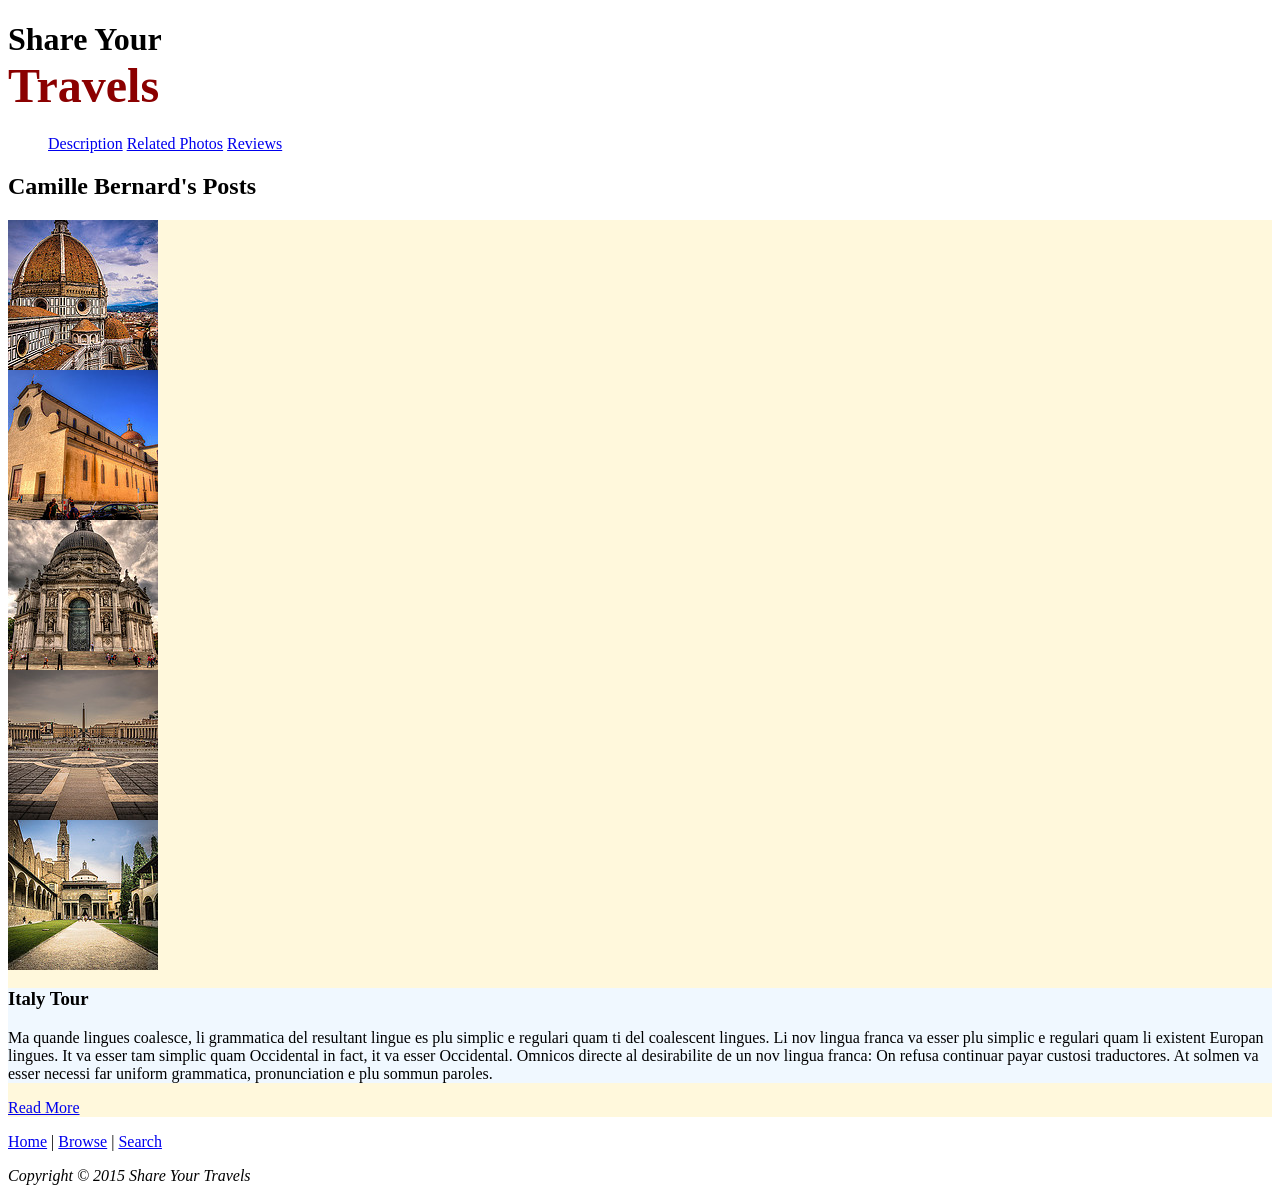
<file: lab07-exercise01.html>
<!DOCTYPE html>
<html lang="en">
<head>
   <meta charset="utf-8">
   <title>Share Your Travels -- New York - Central Park</title>
   <link rel="stylesheet" href="lab07-exercise01.css" />
</head>
<body>
<header>
  <h1>Share Your <span>Travels</span></h1>
  <nav>
    <ul>
	  <li><a href="#">Description</a></li>
	  <li><a href="#related">Related Photos</a></li>
	  <li><a href="#">Reviews</a></li>
    </ul> 
  </nav>
</header>
<main>
   <h2>Camille Bernard's Posts</h1>
   <div class="entry">
      <div>
         <img src="images/travel/9498358806.jpg" alt="Duomo, Florence" />
         <img src="images/travel/9504449928.jpg" alt="Santo Spirito, Florence" />
         <img src="images/travel/9494472443.jpg" alt="Santa Maria della Salute, Venice" />
         <img src="images/travel/9498386718.jpg" alt="St. Peter's Piazza, Rome" />
         <img src="images/travel/9504609042.jpg" alt="Pazzi Chapel, Florence" />
      </div>
      <div class="entryContent">
         <h3>Italy Tour</h3>
         <p>Ma quande lingues coalesce, li grammatica del resultant lingue es plu simplic e regulari quam ti del coalescent lingues. Li nov lingua franca va esser plu simplic e regulari quam li existent Europan lingues. It va esser tam simplic quam Occidental in fact, it va esser Occidental. Omnicos directe al desirabilite de un nov lingua franca: On refusa continuar payar custosi traductores. At solmen va esser necessi far uniform grammatica, pronunciation e plu sommun paroles.</p>
      </div>
      <div class="right">
         <a href="#" class="linkbutton">Read More</a>
      </div>      
   </div>
</main>
<footer>
  <p><a href="#">Home</a> | <a href="#">Browse</a> | <a href="#">Search</a></p>
  <p><em>Copyright &copy; 2015 Share Your Travels</em></p>
</footer>
</body>
</html>
</file>
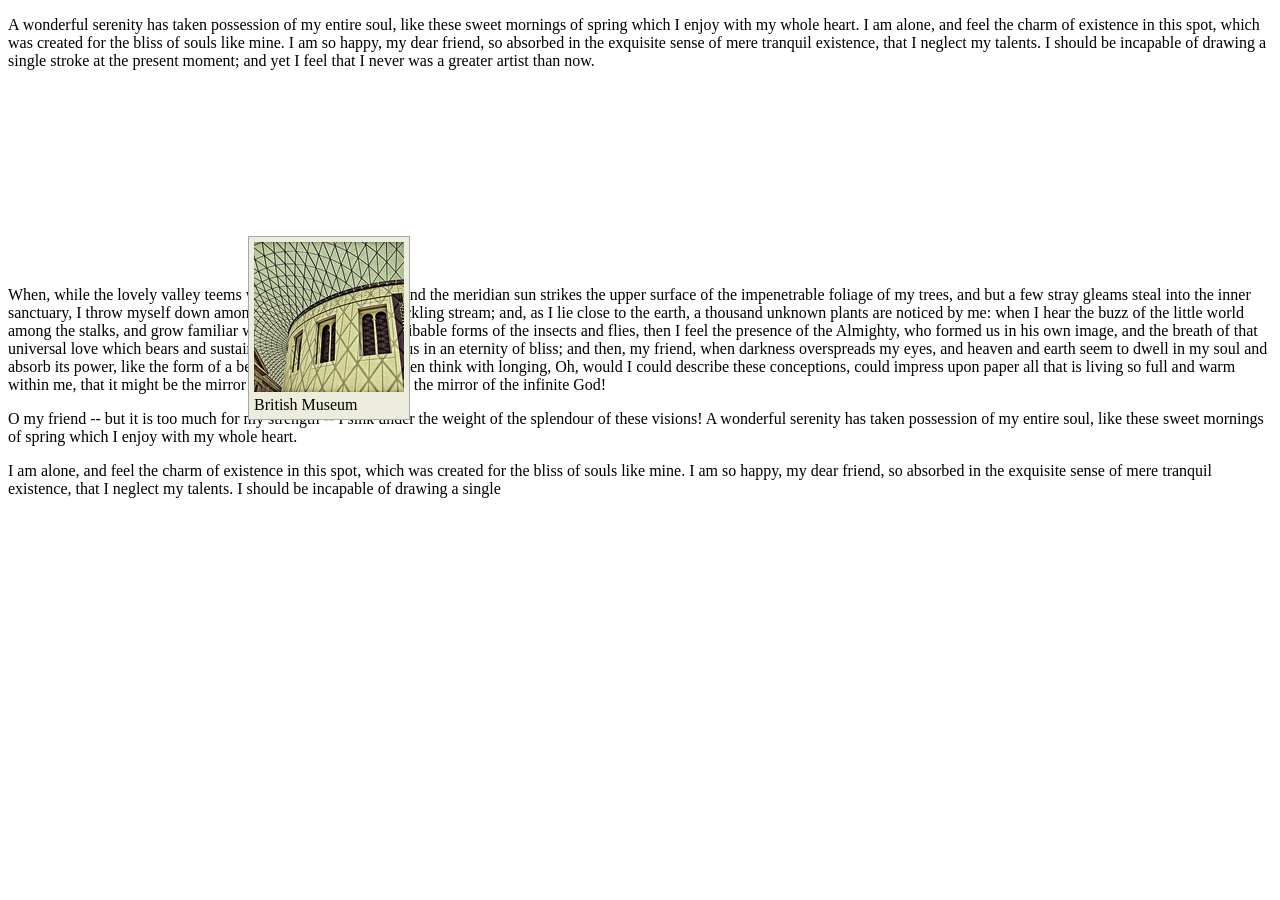
<file: lab07-exercise02.html>
<!DOCTYPE html>
<html lang="en">
<head>
   <meta charset="utf-8">
   <title>Chapter 7</title>
   <link rel="stylesheet" href="lab07-exercise02.css" />
</head>
<body>

<p>A wonderful serenity has taken possession of my entire soul, like these sweet mornings of spring which I enjoy with my whole heart. I am alone, and feel the charm of existence in this spot, which was created for the bliss of souls like mine. I am so happy, my dear friend, so absorbed in the exquisite sense of mere tranquil existence, that I neglect my talents. I should be incapable of drawing a single stroke at the present moment; and yet I feel that I never was a greater artist than now.</p>

<figure>
   <img src="images/828.jpg" alt="" />
   <figcaption>British Museum</figcaption>
</figure>

<p>When, while the lovely valley teems with vapour around me, and the meridian sun strikes the upper surface of the impenetrable foliage of my trees, and but a few stray gleams steal into the inner sanctuary, I throw myself down among the tall grass by the trickling stream; and, as I lie close to the earth, a thousand unknown plants are noticed by me: when I hear the buzz of the little world among the stalks, and grow familiar with the countless indescribable forms of the insects and flies, then I feel the presence of the Almighty, who formed us in his own image, and the breath of that universal love which bears and sustains us, as it floats around us in an eternity of bliss; and then, my friend, when darkness overspreads my eyes, and heaven and earth seem to dwell in my soul and absorb its power, like the form of a beloved mistress, then I often think with longing, Oh, would I could describe these conceptions, could impress upon paper all that is living so full and warm within me, that it might be the mirror of my soul, as my soul is the mirror of the infinite God!</p>

<p>O my friend -- but it is too much for my strength -- I sink under the weight of the splendour of these visions! A wonderful serenity has taken possession of my entire soul, like these sweet mornings of spring which I enjoy with my whole heart.</p>

<p>I am alone, and feel the charm of existence in this spot, which was created for the bliss of souls like mine. I am so happy, my dear friend, so absorbed in the exquisite sense of mere tranquil existence, that I neglect my talents. I should be incapable of drawing a single</p>
   

</body>
</html>
</file>
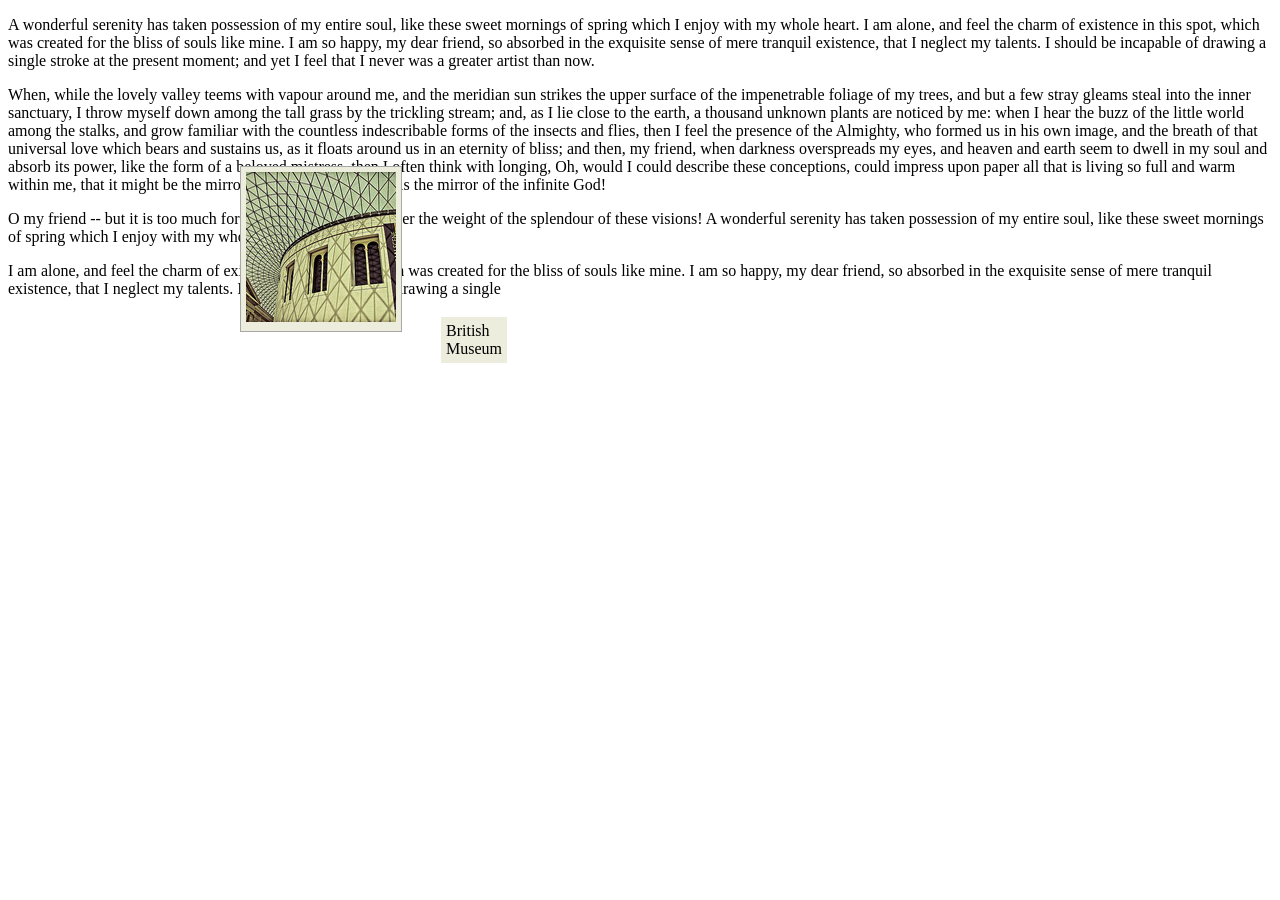
<file: lab07-exercise03.html>
<!DOCTYPE html>
<html lang="en">
<head>
   <meta charset="utf-8">
   <title>Chapter 7</title>
   <link rel="stylesheet" href="lab07-exercise03.css" />
</head>
<body>

<p>A wonderful serenity has taken possession of my entire soul, like these sweet mornings of spring which I enjoy with my whole heart. I am alone, and feel the charm of existence in this spot, which was created for the bliss of souls like mine. I am so happy, my dear friend, so absorbed in the exquisite sense of mere tranquil existence, that I neglect my talents. I should be incapable of drawing a single stroke at the present moment; and yet I feel that I never was a greater artist than now.</p>

<figure>
   <img src="images/828.jpg" alt="" />
   <figcaption>British Museum</figcaption>
</figure>

<p>When, while the lovely valley teems with vapour around me, and the meridian sun strikes the upper surface of the impenetrable foliage of my trees, and but a few stray gleams steal into the inner sanctuary, I throw myself down among the tall grass by the trickling stream; and, as I lie close to the earth, a thousand unknown plants are noticed by me: when I hear the buzz of the little world among the stalks, and grow familiar with the countless indescribable forms of the insects and flies, then I feel the presence of the Almighty, who formed us in his own image, and the breath of that universal love which bears and sustains us, as it floats around us in an eternity of bliss; and then, my friend, when darkness overspreads my eyes, and heaven and earth seem to dwell in my soul and absorb its power, like the form of a beloved mistress, then I often think with longing, Oh, would I could describe these conceptions, could impress upon paper all that is living so full and warm within me, that it might be the mirror of my soul, as my soul is the mirror of the infinite God!</p>

<p>O my friend -- but it is too much for my strength -- I sink under the weight of the splendour of these visions! A wonderful serenity has taken possession of my entire soul, like these sweet mornings of spring which I enjoy with my whole heart.</p>

<p>I am alone, and feel the charm of existence in this spot, which was created for the bliss of souls like mine. I am so happy, my dear friend, so absorbed in the exquisite sense of mere tranquil existence, that I neglect my talents. I should be incapable of drawing a single</p>
   

</body>
</html>
</file>
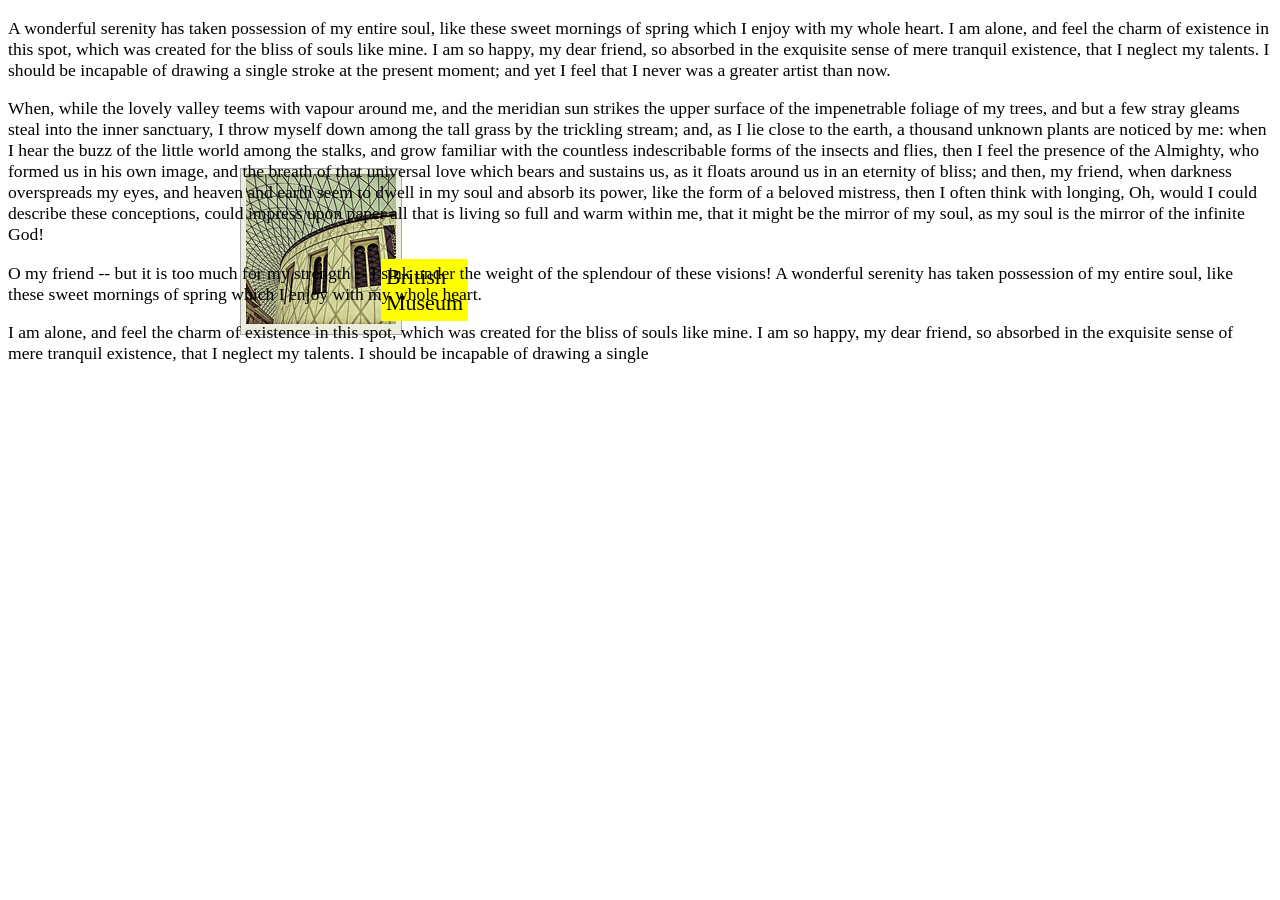
<file: lab07-exercise04.html>
<!DOCTYPE html>
<html lang="en">
<head>
   <meta charset="utf-8">
   <title>Chapter 7</title>
   <link rel="stylesheet" href="lab07-exercise04.css" />
</head>
<body>

<p>A wonderful serenity has taken possession of my entire soul, like these sweet mornings of spring which I enjoy with my whole heart. I am alone, and feel the charm of existence in this spot, which was created for the bliss of souls like mine. I am so happy, my dear friend, so absorbed in the exquisite sense of mere tranquil existence, that I neglect my talents. I should be incapable of drawing a single stroke at the present moment; and yet I feel that I never was a greater artist than now.</p>

<figure>
   <img src="images/828.jpg" alt="" />
   <figcaption>British Museum</figcaption>
</figure>

<p>When, while the lovely valley teems with vapour around me, and the meridian sun strikes the upper surface of the impenetrable foliage of my trees, and but a few stray gleams steal into the inner sanctuary, I throw myself down among the tall grass by the trickling stream; and, as I lie close to the earth, a thousand unknown plants are noticed by me: when I hear the buzz of the little world among the stalks, and grow familiar with the countless indescribable forms of the insects and flies, then I feel the presence of the Almighty, who formed us in his own image, and the breath of that universal love which bears and sustains us, as it floats around us in an eternity of bliss; and then, my friend, when darkness overspreads my eyes, and heaven and earth seem to dwell in my soul and absorb its power, like the form of a beloved mistress, then I often think with longing, Oh, would I could describe these conceptions, could impress upon paper all that is living so full and warm within me, that it might be the mirror of my soul, as my soul is the mirror of the infinite God!</p>

<p>O my friend -- but it is too much for my strength -- I sink under the weight of the splendour of these visions! A wonderful serenity has taken possession of my entire soul, like these sweet mornings of spring which I enjoy with my whole heart.</p>

<p>I am alone, and feel the charm of existence in this spot, which was created for the bliss of souls like mine. I am so happy, my dear friend, so absorbed in the exquisite sense of mere tranquil existence, that I neglect my talents. I should be incapable of drawing a single</p>
   

</body>
</html>
</file>
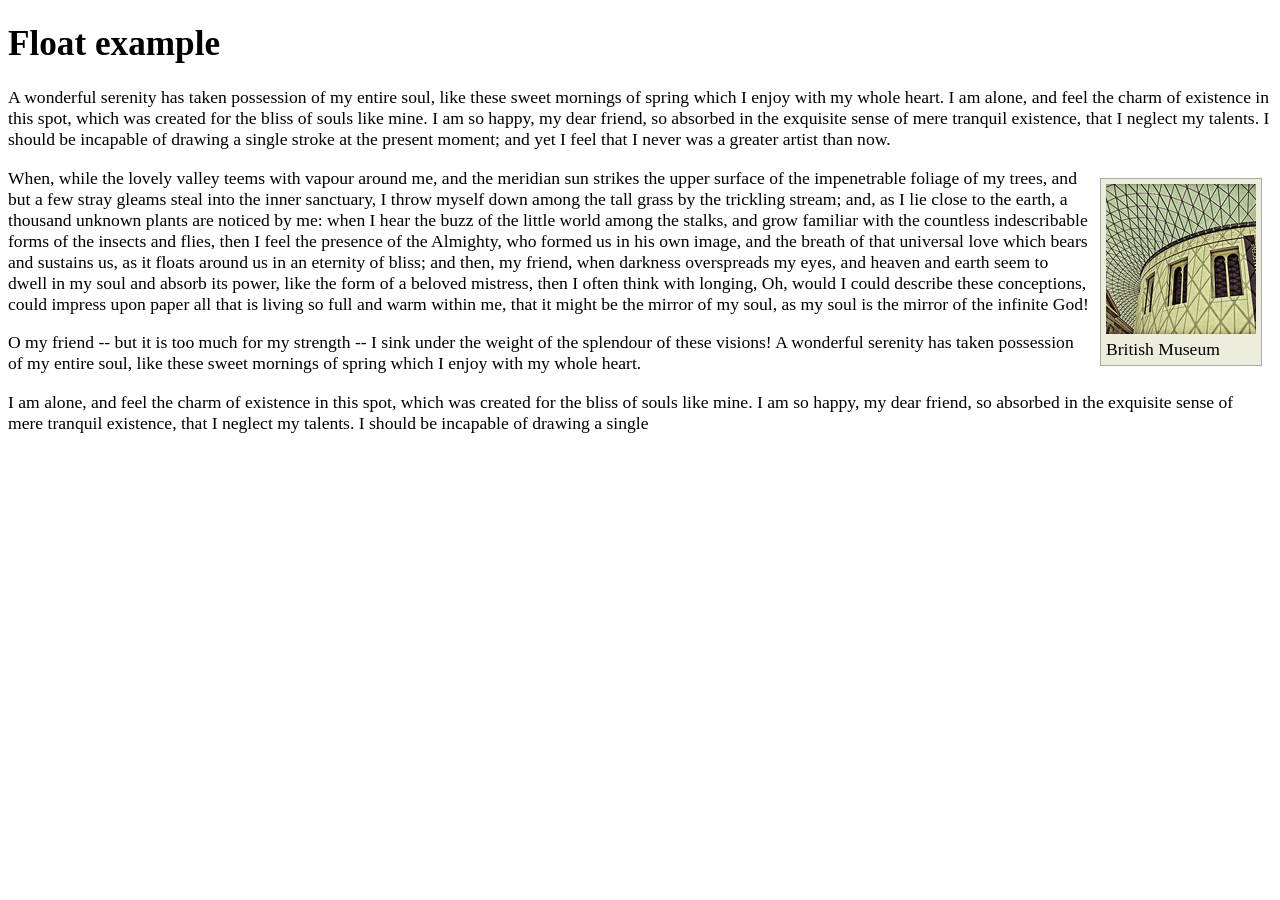
<file: lab07-exercise05.html>
<!DOCTYPE html>
<html lang="en">
<head>
   <meta charset="utf-8">
   <title>Chapter 7</title>
   <link rel="stylesheet" href="lab07-exercise05.css" />   

</head>
<body>

<h1>Float example</h1>
<p>A wonderful serenity has taken possession of my entire soul, like these sweet mornings of spring which I enjoy with my whole heart. I am alone, and feel the charm of existence in this spot, which was created for the bliss of souls like mine. I am so happy, my dear friend, so absorbed in the exquisite sense of mere tranquil existence, that I neglect my talents. I should be incapable of drawing a single stroke at the present moment; and yet I feel that I never was a greater artist than now.</p>

<figure>
   <img src="images/828.jpg" alt="" />
   <figcaption>British Museum</figcaption>
</figure>

<p>When, while the lovely valley teems with vapour around me, and the meridian sun strikes the upper surface of the impenetrable foliage of my trees, and but a few stray gleams steal into the inner sanctuary, I throw myself down among the tall grass by the trickling stream; and, as I lie close to the earth, a thousand unknown plants are noticed by me: when I hear the buzz of the little world among the stalks, and grow familiar with the countless indescribable forms of the insects and flies, then I feel the presence of the Almighty, who formed us in his own image, and the breath of that universal love which bears and sustains us, as it floats around us in an eternity of bliss; and then, my friend, when darkness overspreads my eyes, and heaven and earth seem to dwell in my soul and absorb its power, like the form of a beloved mistress, then I often think with longing, Oh, would I could describe these conceptions, could impress upon paper all that is living so full and warm within me, that it might be the mirror of my soul, as my soul is the mirror of the infinite God!</p>

<p>O my friend -- but it is too much for my strength -- I sink under the weight of the splendour of these visions! A wonderful serenity has taken possession of my entire soul, like these sweet mornings of spring which I enjoy with my whole heart.</p>

<p>I am alone, and feel the charm of existence in this spot, which was created for the bliss of souls like mine. I am so happy, my dear friend, so absorbed in the exquisite sense of mere tranquil existence, that I neglect my talents. I should be incapable of drawing a single</p>
   

</body>
</html>
</file>
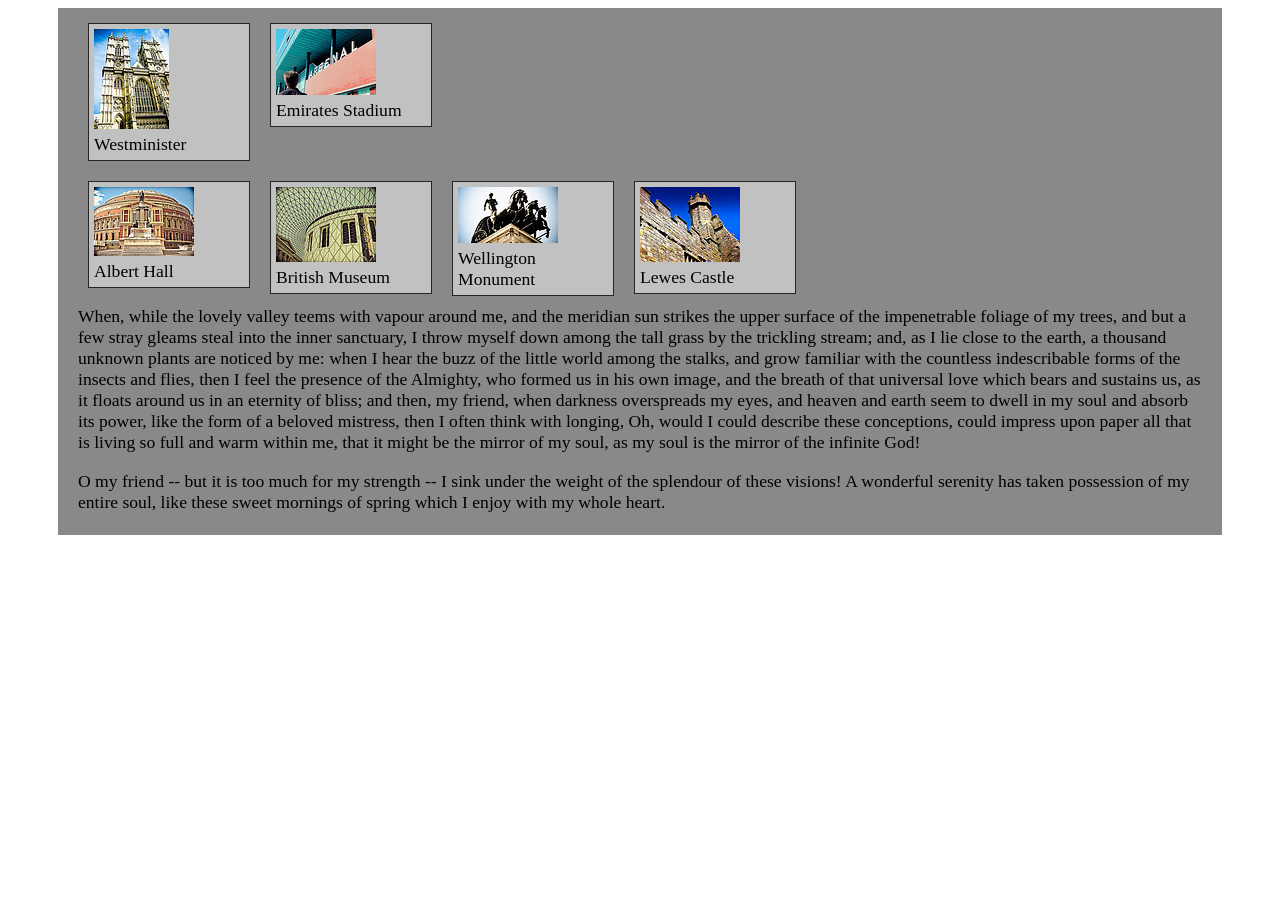
<file: lab07-exercise08.html>
<!DOCTYPE html>
<html lang="en">
<head>
   <meta charset="utf-8">
   <title>Chapter 7</title>
   <link rel="stylesheet" href="lab07-exercise08.css" />    
</head>
<body>

<article>

<figure>
   <img src="images/tiny/275.jpg" alt="" />
   <figcaption>Westminister</figcaption>
</figure>
<figure>
   <img src="images/tiny/700.jpg" alt="" />
   <figcaption>Emirates Stadium</figcaption>
</figure>
<figure class="first"> 
   <img src="images/tiny/537.jpg" alt="" />
   <figcaption>Albert Hall</figcaption>
</figure>
<figure >
   <img src="images/tiny/828.jpg" alt="" />
   <figcaption>British Museum</figcaption>
</figure>
<figure>
   <img src="images/tiny/464.jpg" alt="" />
   <figcaption>Wellington Monument</figcaption>
</figure>
<figure >
   <img src="images/tiny/224.jpg" alt="" />
   <figcaption>Lewes Castle</figcaption>
</figure>

<p class="first"> When, while the lovely valley teems with vapour around me, and the meridian sun strikes the upper surface of the impenetrable foliage of my trees, and but a few stray gleams steal into the inner sanctuary, I throw myself down among the tall grass by the trickling stream; and, as I lie close to the earth, a thousand unknown plants are noticed by me: when I hear the buzz of the little world among the stalks, and grow familiar with the countless indescribable forms of the insects and flies, then I feel the presence of the Almighty, who formed us in his own image, and the breath of that universal love which bears and sustains us, as it floats around us in an eternity of bliss; and then, my friend, when darkness overspreads my eyes, and heaven and earth seem to dwell in my soul and absorb its power, like the form of a beloved mistress, then I often think with longing, Oh, would I could describe these conceptions, could impress upon paper all that is living so full and warm within me, that it might be the mirror of my soul, as my soul is the mirror of the infinite God!</p>

<p>O my friend -- but it is too much for my strength -- I sink under the weight of the splendour of these visions! A wonderful serenity has taken possession of my entire soul, like these sweet mornings of spring which I enjoy with my whole heart.</p>

</article>
</body>
</html>
</file>
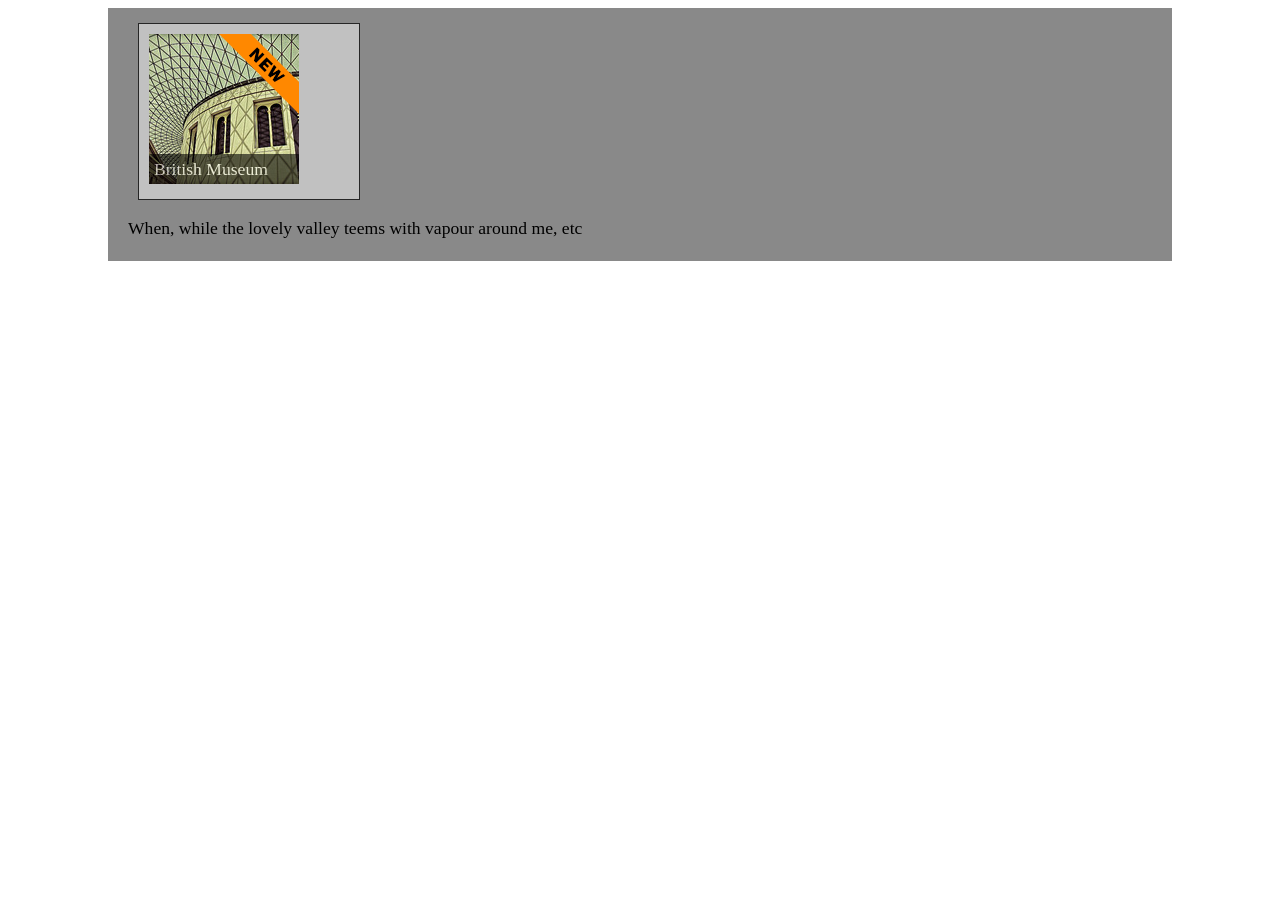
<file: lab07-exercise09.html>
<!DOCTYPE html>
<html lang="en">
<head>
   <meta charset="utf-8">
   <title>Chapter 7</title>
   <link rel="stylesheet" href="lab07-exercise09.css" />       
</head>
<body>

<article>

<figure>
   <img src="images/828.jpg" alt="" />
   <figcaption>British Museum</figcaption>
     <img src="images/new-banner.png"
         alt="" class="overlayed" />
</figure>


<p >When, while the lovely valley teems with vapour around me, etc </p>

</article>
</body>
</html>
</file>
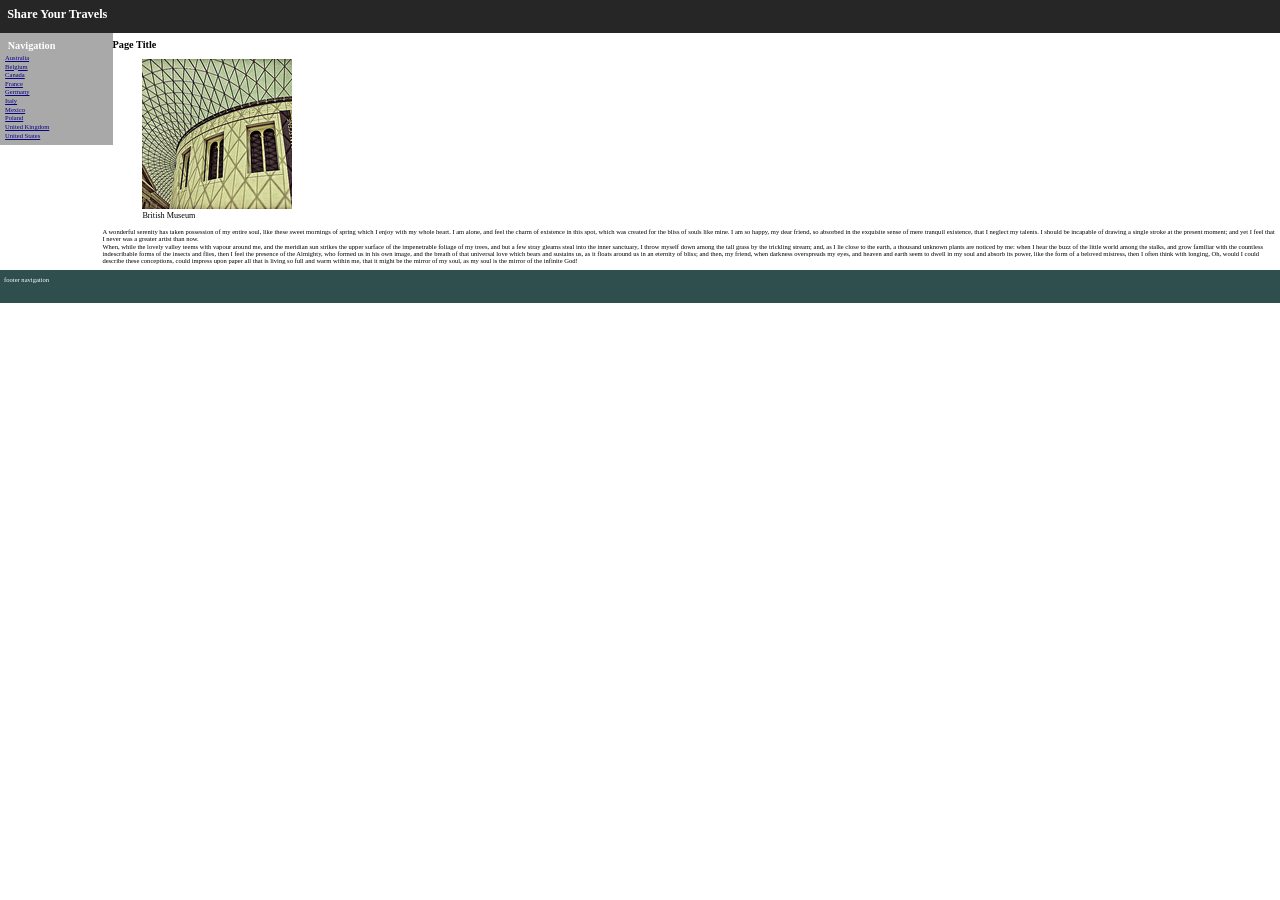
<file: lab07-exercise10.html>
<!DOCTYPE html>
<html lang="en">
<head>
   <meta charset="utf-8">
   <title>Chapter 7</title>
   <link rel="stylesheet" href="lab07-exercise10.css" />
</head>
<body>
<header>
   <h1>Share Your Travels</h1>
</header>
<nav>
   <h3>Navigation</h3>
   <ul>
     <li><a href="#">Australia</a></li>
     <li><a href="#">Belgium</a></li>
     <li><a href="#">Canada</a></li>
     <li><a href="#">France</a></li>
     <li><a href="#">Germany</a></li>
     <li><a href="#">Italy</a></li>
     <li><a href="#">Mexico</a></li>
     <li><a href="#">Poland</a></li>
     <li><a href="#">United Kingdom</a></li>
     <li><a href="#">United States</a></li>     
   </ul>
</nav>
<div id="main">
   <h2>Page Title</h2>
   <figure>
   <img src="images/828.jpg" alt="" />
   <figcaption>British Museum</figcaption>
   </figure>
   <p>A wonderful serenity has taken possession of my entire soul, like these sweet mornings of spring which I enjoy with my whole heart. I am alone, and feel the charm of existence in this spot, which was created for the bliss of souls like mine. I am so happy, my dear friend, so absorbed in the exquisite sense of mere tranquil existence, that I neglect my talents. I should be incapable of drawing a single stroke at the present moment; and yet I feel that I never was a greater artist than now.</p>
   <p>When, while the lovely valley teems with vapour around me, and the meridian sun strikes the upper surface of the impenetrable foliage of my trees, and but a few stray gleams steal into the inner sanctuary, I throw myself down among the tall grass by the trickling stream; and, as I lie close to the earth, a thousand unknown plants are noticed by me: when I hear the buzz of the little world among the stalks, and grow familiar with the countless indescribable forms of the insects and flies, then I feel the presence of the Almighty, who formed us in his own image, and the breath of that universal love which bears and sustains us, as it floats around us in an eternity of bliss; and then, my friend, when darkness overspreads my eyes, and heaven and earth seem to dwell in my soul and absorb its power, like the form of a beloved mistress, then I often think with longing, Oh, would I could describe these conceptions, could impress upon paper all that is living so full and warm within me, that it might be the mirror of my soul, as my soul is the mirror of the infinite God!</p>
</div>



<footer>
   <p>footer navigation</p>
</footer>
</body>
</html>
</file>
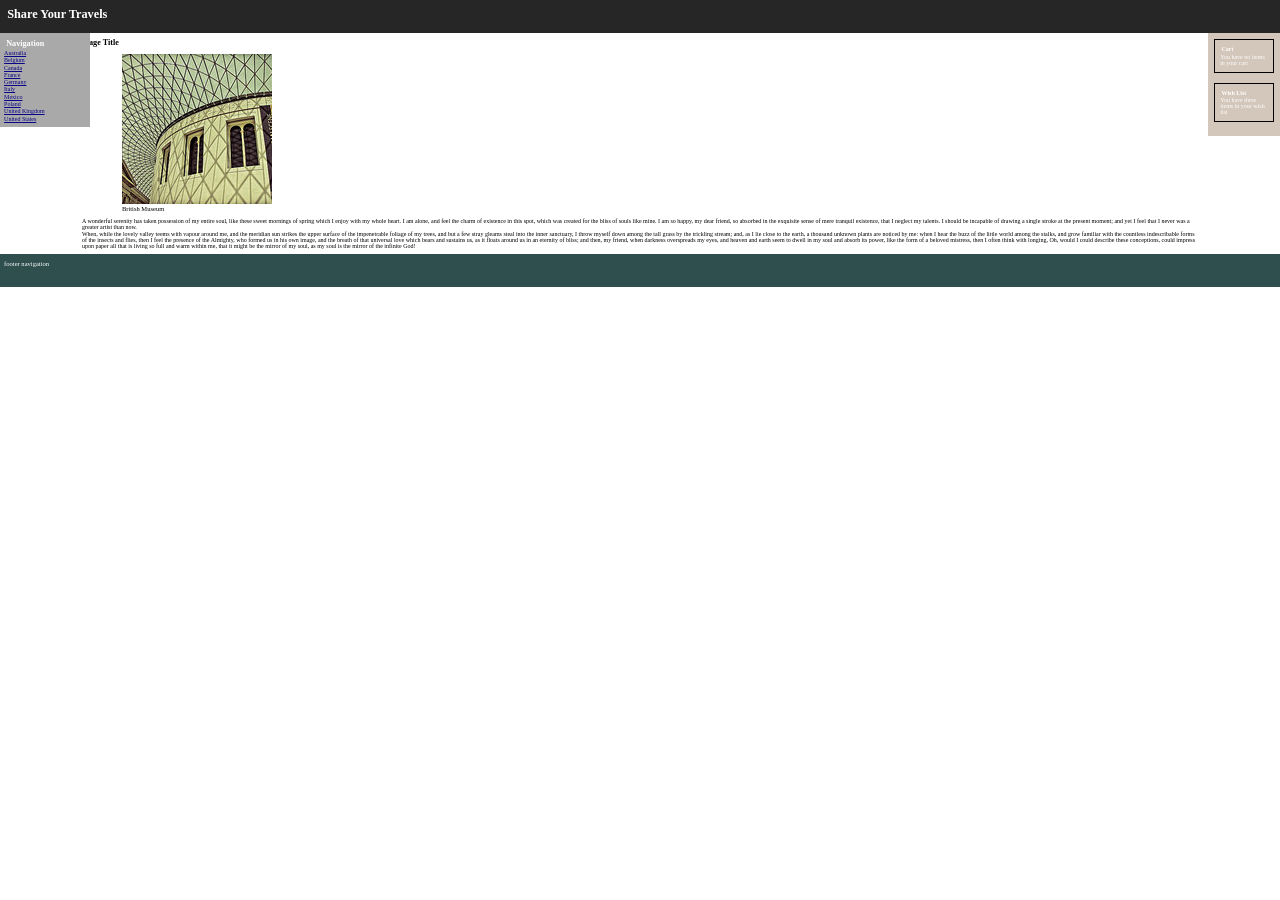
<file: lab07-exercise11.html>
<!DOCTYPE html>
<html lang="en">
<head>
   <meta charset="utf-8">
   <title>Chapter 7</title>
   <link rel="stylesheet" href="lab07-exercise11.css" />   
</head>

<body>
<header>
   <h1>Share Your Travels</h1>
</header>
<div id="container">
   <div id="main">
         <h2>Page Title</h2>
         <figure>
         <img src="images/828.jpg" alt="" />
         <figcaption>British Museum</figcaption>
         </figure>
         <p>A wonderful serenity has taken possession of my entire soul, like these sweet mornings of spring which I enjoy with my whole heart. I am alone, and feel the charm of existence in this spot, which was created for the bliss of souls like mine. I am so happy, my dear friend, so absorbed in the exquisite sense of mere tranquil existence, that I neglect my talents. I should be incapable of drawing a single stroke at the present moment; and yet I feel that I never was a greater artist than now.</p>
         <p>When, while the lovely valley teems with vapour around me, and the meridian sun strikes the upper surface of the impenetrable foliage of my trees, and but a few stray gleams steal into the inner sanctuary, I throw myself down among the tall grass by the trickling stream; and, as I lie close to the earth, a thousand unknown plants are noticed by me: when I hear the buzz of the little world among the stalks, and grow familiar with the countless indescribable forms of the insects and flies, then I feel the presence of the Almighty, who formed us in his own image, and the breath of that universal love which bears and sustains us, as it floats around us in an eternity of bliss; and then, my friend, when darkness overspreads my eyes, and heaven and earth seem to dwell in my soul and absorb its power, like the form of a beloved mistress, then I often think with longing, Oh, would I could describe these conceptions, could impress upon paper all that is living so full and warm within me, that it might be the mirror of my soul, as my soul is the mirror of the infinite God!</p>

   </div>
   <nav>
      <h3>Navigation</h3>
      <ul>
        <li><a href="#">Australia</a></li>
        <li><a href="#">Belgium</a></li>
        <li><a href="#">Canada</a></li>
        <li><a href="#">France</a></li>
        <li><a href="#">Germany</a></li>
        <li><a href="#">Italy</a></li>
        <li><a href="#">Mexico</a></li>
        <li><a href="#">Poland</a></li>
        <li><a href="#">United Kingdom</a></li>
        <li><a href="#">United States</a></li>     
      </ul>
   </nav>

   <aside>
      <div class="box">
         <h3>Cart</h3>
         <p>You have no items in your cart</p>
      </div>
      <div class="box">
         <h3>Wish List</h3>
         <p>You have three items in your wish list</p>
      </div>   
   </aside>

</div>
<footer>
   <p>footer navigation</p>
</footer>
</body>
</html>
</file>
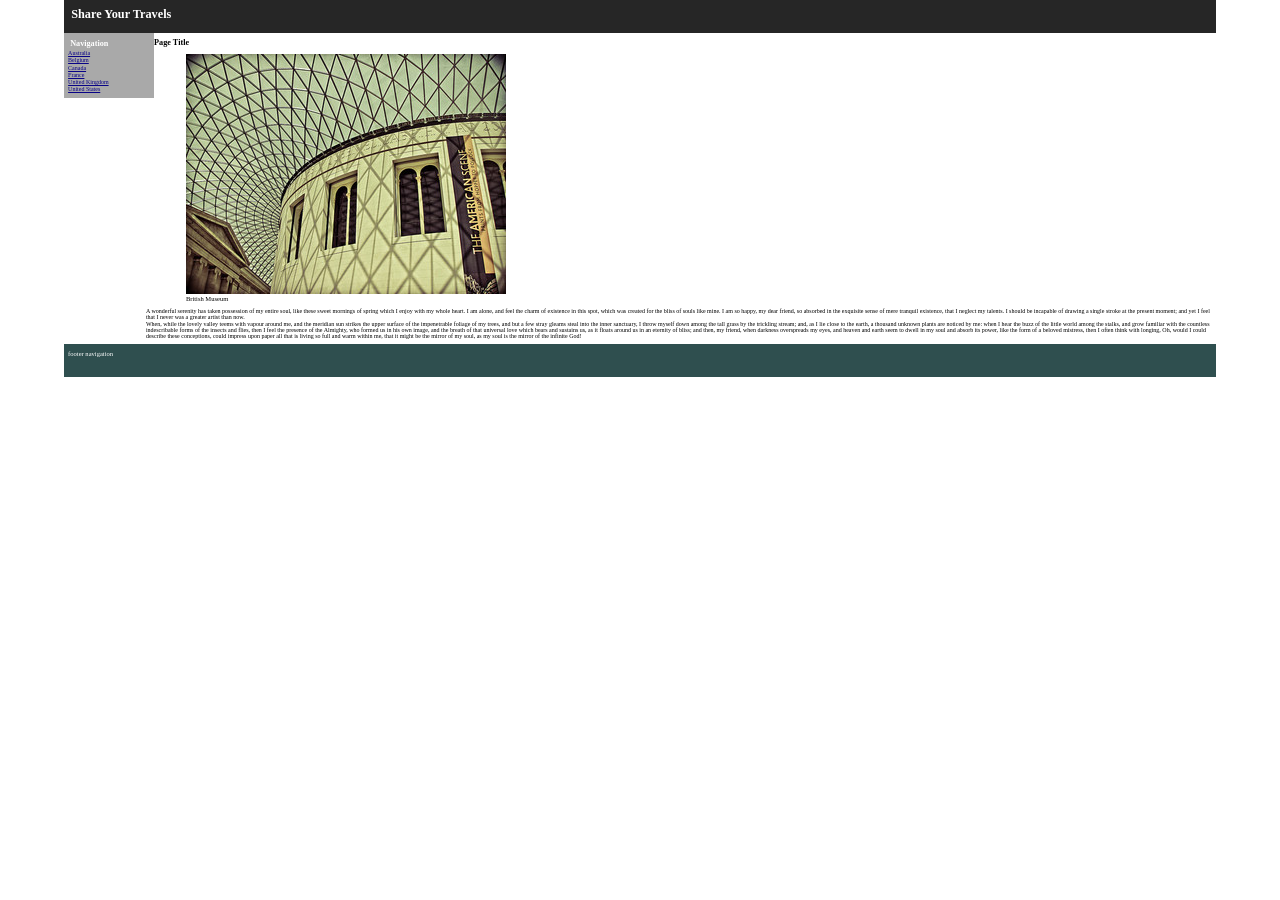
<file: lab07-exercise12.html>
<!DOCTYPE html>
<html lang="en">
<head>
   <meta charset="utf-8">

   <title>Chapter 7</title>
<link rel="stylesheet"
          href="lab07-exercise12-mobile.css"
          media="screen and (max-width:480px)" />

    <link rel="stylesheet"
          href="lab07-exercise12-desktop.css"
          media="screen and (min-width:481px)" />
<meta name="viewport" content="width=device-width, initial-scale=1.0">
</head>

<body>

<main>
   <header>
      <h1>Share Your Travels</h1>
   </header>
   <div id="container">
      <nav>
         <h3>Navigation</h3>
         <ul>
           <li><a href="#">Australia</a></li>
           <li><a href="#">Belgium</a></li>
           <li><a href="#">Canada</a></li>
           <li><a href="#">France</a></li>
           <li><a href="#">United Kingdom</a></li>
           <li><a href="#">United States</a></li>     
         </ul>
         <select>
               <option>Australia</option>
               <option>Belgium</option>
               <option>Canada</option>
               <option>France</option>
               <option>United Kingdom</option>
               <option>United States</option>
         </select>

      </nav>   
      <div id="main">
            <h2>Page Title</h2>
            <figure>
            <img src="images/828-bigger.jpg" alt="" />
            <figcaption>British Museum</figcaption>
            </figure>
            <p>A wonderful serenity has taken possession of my entire soul, like these sweet mornings of spring which I enjoy with my whole heart. I am alone, and feel the charm of existence in this spot, which was created for the bliss of souls like mine. I am so happy, my dear friend, so absorbed in the exquisite sense of mere tranquil existence, that I neglect my talents. I should be incapable of drawing a single stroke at the present moment; and yet I feel that I never was a greater artist than now.</p>
            <p>When, while the lovely valley teems with vapour around me, and the meridian sun strikes the upper surface of the impenetrable foliage of my trees, and but a few stray gleams steal into the inner sanctuary, I throw myself down among the tall grass by the trickling stream; and, as I lie close to the earth, a thousand unknown plants are noticed by me: when I hear the buzz of the little world among the stalks, and grow familiar with the countless indescribable forms of the insects and flies, then I feel the presence of the Almighty, who formed us in his own image, and the breath of that universal love which bears and sustains us, as it floats around us in an eternity of bliss; and then, my friend, when darkness overspreads my eyes, and heaven and earth seem to dwell in my soul and absorb its power, like the form of a beloved mistress, then I often think with longing, Oh, would I could describe these conceptions, could impress upon paper all that is living so full and warm within me, that it might be the mirror of my soul, as my soul is the mirror of the infinite God!</p>

      </div>


   </div>
   <footer>
      <p>footer navigation</p>
   </footer>
</main>
</body>
</html>
</file>
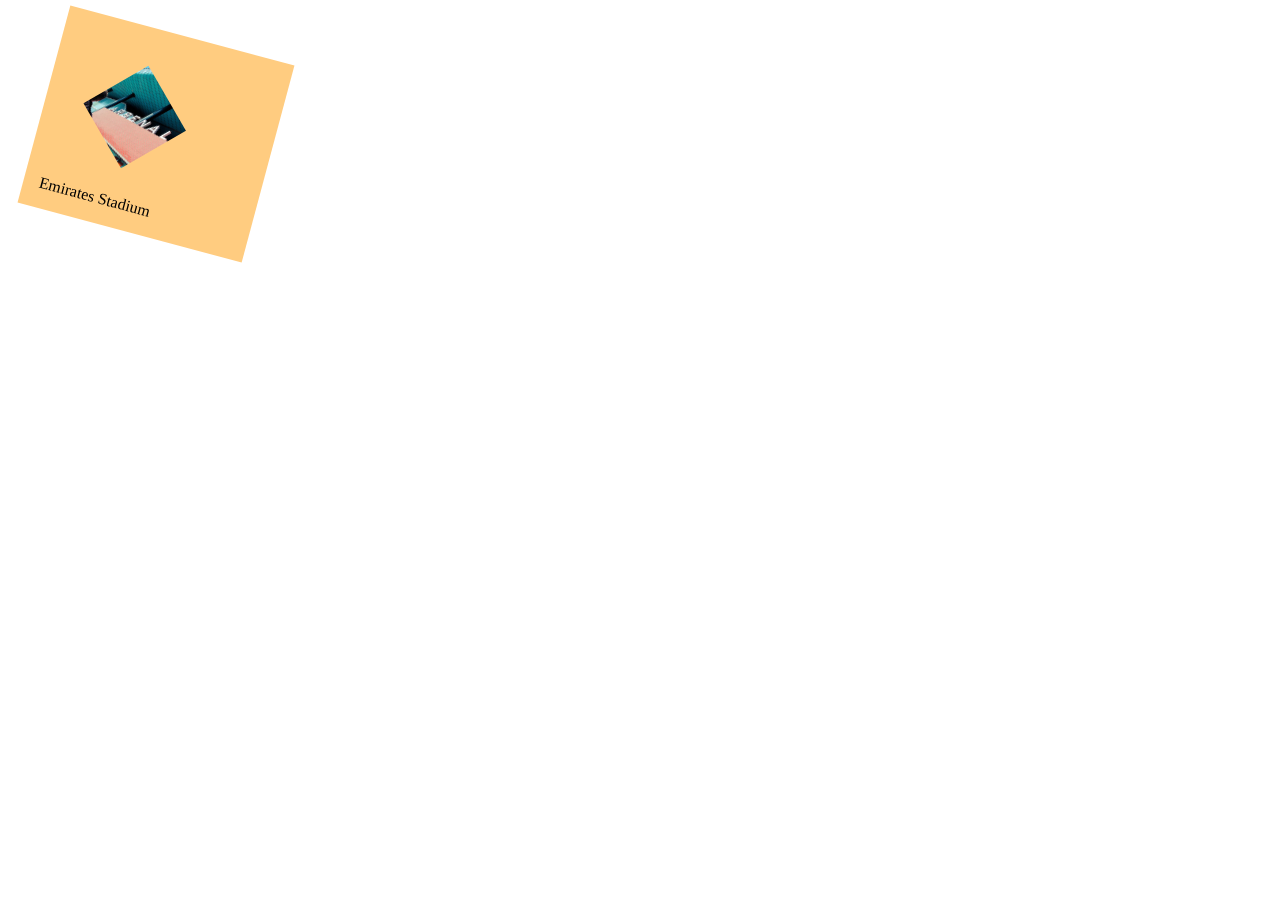
<file: lab07-exercise14.html>
<!DOCTYPE html>
<html lang="en">
<head>
   <meta charset="utf-8">
   <title>Chapter 7</title>
   <link rel="stylesheet" href="lab07-exercise14.css"  /> 
</head>

<body>
    <figure>
        <img src="images/700.jpg" alt="whatever">
        <figcaption>Emirates Stadium</figcaption>   
    </figure>  
</body>
</html>
</file>
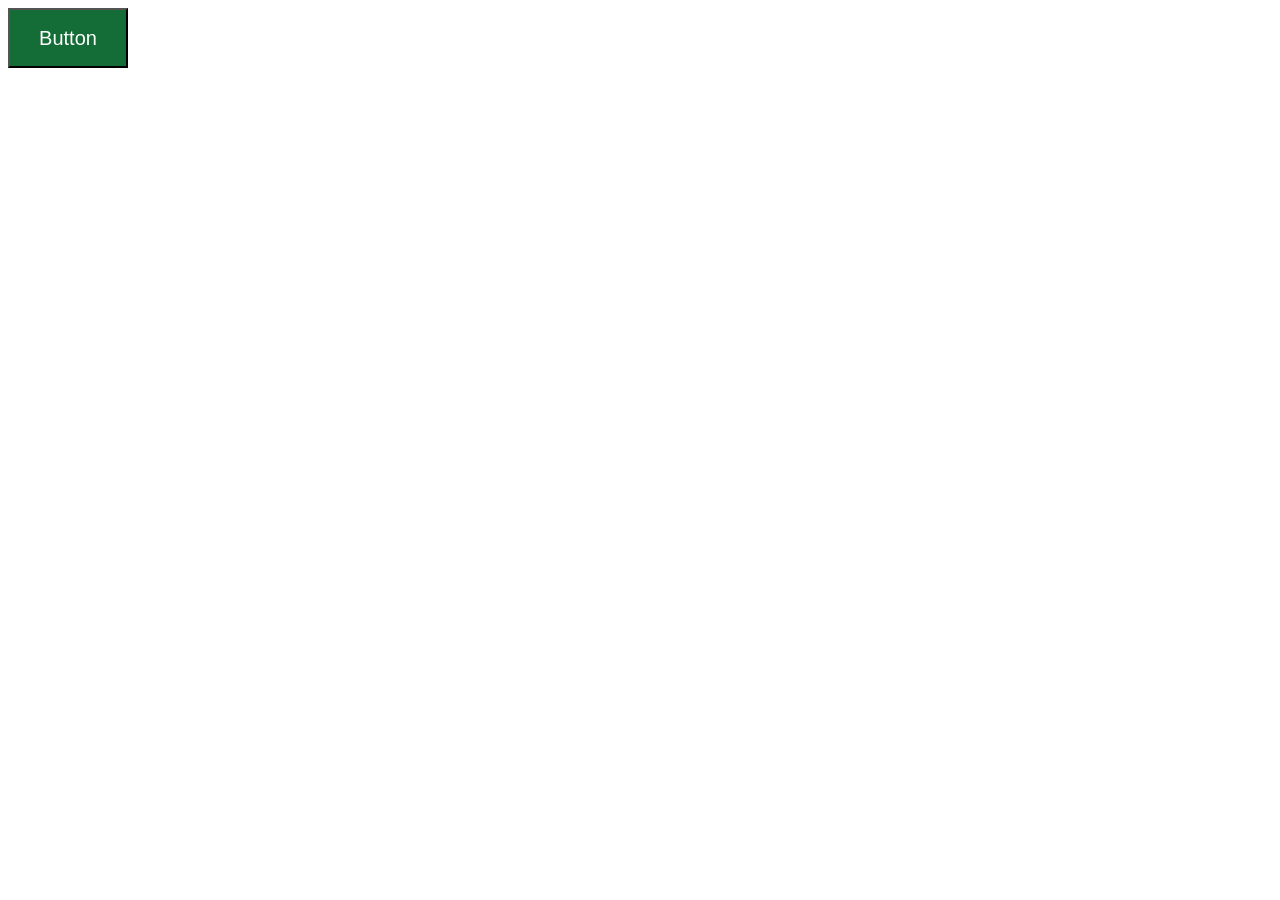
<file: lab07-exercise15.html>
<!DOCTYPE html>
<html lang="en">
<head>
   <meta charset="utf-8">
   <title>Chapter 7</title>
   <link rel="stylesheet" href="lab07-exercise15.css"  /> 
</head>
<body>

<button>Button</button>
</body>
</html>
</file>
<file: lab07-exercise01.css>
div.entry {
 background-color: #FFF8DC;
}

div.entryContent {
 background-color: #F0F8FF;
}

h1 span {
  color: #8B0000;
  font-size: 1.5em;
  display: block;
}
li {
    display: inline;
}

div img {
    display: block;
}
</file>
<file: lab07-exercise02.css>
figure {
 background-color: #EDEDDD;
 border: 1pt solid #A8A8A8;
    padding: 5px;
    width: 150px;
    top: 150px;
    left: 200px;
    position: relative;
}
</file>
<file: lab07-exercise03.css>
figure {  
   background-color: #EDEDDD;
   border: 1pt solid #A8A8A8;
   padding: 5px;
   width: 150px;
   top: 150px;
   left: 200px;
   position: absolute;
}

figcaption {
   background-color: #EDEDDD;
   padding: 5px;
   top: 150px;
   left: 200px;
   position: absolute;
}
</file>
<file: lab07-exercise04.css>
body {
   font-size: 1.1em;
}
figure {  
   background-color: #EDEDDD;
   border: 1pt solid #A8A8A8;
   padding: 5px;
   width: 150px;
   top: 150px;
   left: 200px;
   position: absolute;
   z-index: -1;
}

figcaption {
   font-size: 1.25em;
   background-color: yellow;
   padding: 5px;
   top: 90px;
   left: 140px;
   position: absolute;
   z-index: 1;
}
</file>
<file: lab07-exercise05.css>
body {
   font-size: 1.1em;
}

figure { 
   border: 1pt solid #A8A8A8; 
   background-color: #EDEDDD;
   padding: 5px;
   margin: 10px;
   width: 150px;
   float: right;
}
</file>
<file: lab07-exercise08.css>
body {
   font-size: 1.1em;
}

h1 { font-size: 1.5 em; }

article {
   background-color: #898989;
   margin: 5px 50px;
   padding: 5px 20px;
}

figure {    
   border: 1pt solid #262626; 
   background-color: #c1c1c1;
   padding: 5px;
   width: 150px;
   margin: 10px;
   float: left;
}
.first {
    clear: left;
}
</file>
<file: lab07-exercise09.css>
body {
   font-size: 1.1em;
}

h1 { font-size: 1.5 em; }

article {
   background-color: #898989;
   margin: 5px 100px;
   padding: 5px 20px;
}



figure {    
   border: 1pt solid #262626; 
   background-color: #c1c1c1;
   padding: 10px;
   width: 200px;
   margin: 10px;
   position: relative;
}
figcaption {
   width: 100px;
   background-color: black;
   color:white;
   opacity: 0.6;
   width: 140px;
   height: 20px;
   padding: 5px;
   position: absolute;
   top: 130px;
   left: 10px;
   
}
.overlayed {
    position: absolute;
    top: 10px;
    left: 10px;
}
</file>
<file: lab07-exercise10.css>
html, body, header, footer, aside, div, p, h1, h2, h3, li, ul
{
   margin: 0;
   padding: 0;
   font-family { font-family: Verdana, Geneva, sans-serif; }
   font-size: 0.8em;
}

h1 { font-size: 1.5em; margin: 0.25em;}
h2 { font-size: 1.25em; margin: 0.25em;}
h3 { font-size: 1em; margin: 0.25em;}
p { margin: 0.25em 0; }
a:link, a:visited { color: #090388; }

li { list-style-type: none; margin: 0.25em 0; }

header {
   color: white;
   background-color: #262626;
   height: 3em;
   padding: 0.5em;
}
div#main {
   padding: 0.5em;
   margin-left: 12em;

}
nav {
   color: white;
   background-color: #A9A9A9;
   padding: 0.5em;
   width: 10em;
   float: left;

}
footer {
   color: white;
   background-color: #2F4F4F;
   height: 3em;
   padding: 0.5em;
}
</file>
<file: lab07-exercise11.css>
html, body, header, footer, aside, div, p, h1, h2, h3, li, ul
{
   margin: 0;
   padding: 0;
   font-family { font-family: Verdana, Geneva, sans-serif; }
   font-size: 0.8em;
}

h1 { font-size: 1.5em; margin: 0.25em;}
h2 { font-size: 1.25em; margin: 0.25em;}
h3 { font-size: 1em; margin: 0.25em;}
p { margin: 0.25em 0; }
a:link, a:visited { color: #090388; }

li { list-style-type: none; margin: 0.25em 0; }

header {
   color: white;
   background-color: #262626;
   height: 3em;
   padding: 0.5em;
}

div#container {
     position: relative;
}

nav {
  color: white;
  background-color: #A9A9A9;
  padding: 0.5em;
  width: 10em;
  position: absolute;
  left: 0;
  top: 0;  

}

div#main {
    padding: 0.5em;
    margin-left: 12em;
    margin-right: 12em;

}

aside {
  color: white;
  background-color: #D3C6BA;
  padding: 0.5em;  
  width: 10em;
  position: absolute;
  right: 0;
  top: 0;
}

footer {
  color: white;
  background-color: #2F4F4F;
  height: 3em;
  padding: 0.5em;
}

.box { 
   border: 1pt solid black;
   margin: 3px 3px 10px 3px;
   padding: 5px;
}
</file>
<file: lab07-exercise12-mobile.css>
html, body, header, footer, aside, div, p, h1, h2, h3, li, ul
{
   margin: 0;
   padding: 0;
   font-family { font-family: Verdana, Geneva, sans-serif; }
   font-size: 0.8em;
}

h1 { font-size: 1.5em; margin: 0.25em;}
h2 { font-size: 1.25em; margin: 0.25em;}
h3 { font-size: 1em; margin: 0.25em;}
p { margin: 0.25em 0; }
a:link, a:visited { color: #090388; }

li { list-style-type: none; margin: 0.25em 0; }

header {
   color: white;
   background-color: #262626;
   height: 3em;
   padding: 0.5em;
}

main {
   width: 100%;
   margin-left: auto;
   margin-right: auto;
}

nav {
  color: white;
  background-color: #A9A9A9;
  padding: 0.5em;  
  width: 100%;
  
}

div#main {
    padding: 0.5em;
    margin-left: 0;
}

footer {
  color: white;
  background-color: #2F4F4F;
  height: 3em;
  padding: 0.5em;
}

.box { 
   border: 1pt solid black;
   margin: 3px 3px 10px 3px;
   padding: 5px;
}   
figure img {
    max-width: 100%;
}
nav ul {
    display: none;
}

nav select {
    display: inline-block;
    width: 90%;
}
</file>
<file: lab07-exercise12-desktop.css>
html, body, header, footer, aside, div, p, h1, h2, h3, li, ul
{
   margin: 0;
   padding: 0;
   font-family { font-family: Verdana, Geneva, sans-serif; }
   font-size: 0.8em;
}

h1 { font-size: 1.5em; margin: 0.25em;}
h2 { font-size: 1.25em; margin: 0.25em;}
h3 { font-size: 1em; margin: 0.25em;}
p { margin: 0.25em 0; }
a:link, a:visited { color: #090388; }

li { list-style-type: none; margin: 0.25em 0; }

header {
   color: white;
   background-color: #262626;
   height: 3em;
   padding: 0.5em;
}

main {
   width: 90%;
   margin-left: auto;
   margin-right: auto;
}

nav {
  color: white;
  background-color: #A9A9A9;
  padding: 0.5em;  
  width: 10em;
  float: left; 
}

div#main {
    padding: 0.5em;
    margin-left: 12em;
}

footer {
  color: white;
  background-color: #2F4F4F;
  height: 3em;
  padding: 0.5em;
}

.box { 
   border: 1pt solid black;
   margin: 3px 3px 10px 3px;
   padding: 5px;
}   
nav select {
    display: none;
}
</file>
<file: lab07-exercise14.css>
figure {
    margin: 2em;
    padding: 1em;
    background: #FFCC80;
    width: 200px;
    transform: rotate(15deg);
}
figure img {
    transform: rotate(45deg) scale(0.5);
}
</file>
<file: lab07-exercise15.css>
button {
    height: 3em;
    width: 6em;
    color: white;
    font-size: 1.25em;
    background-color: #146d37;

    transition-property: background-color;
    transition-duration: 1s;
    transition-timing-function: ease-out;
    transition-delay: 0s;
}

button:hover {
    background-color: #60b946;
}
</file>
